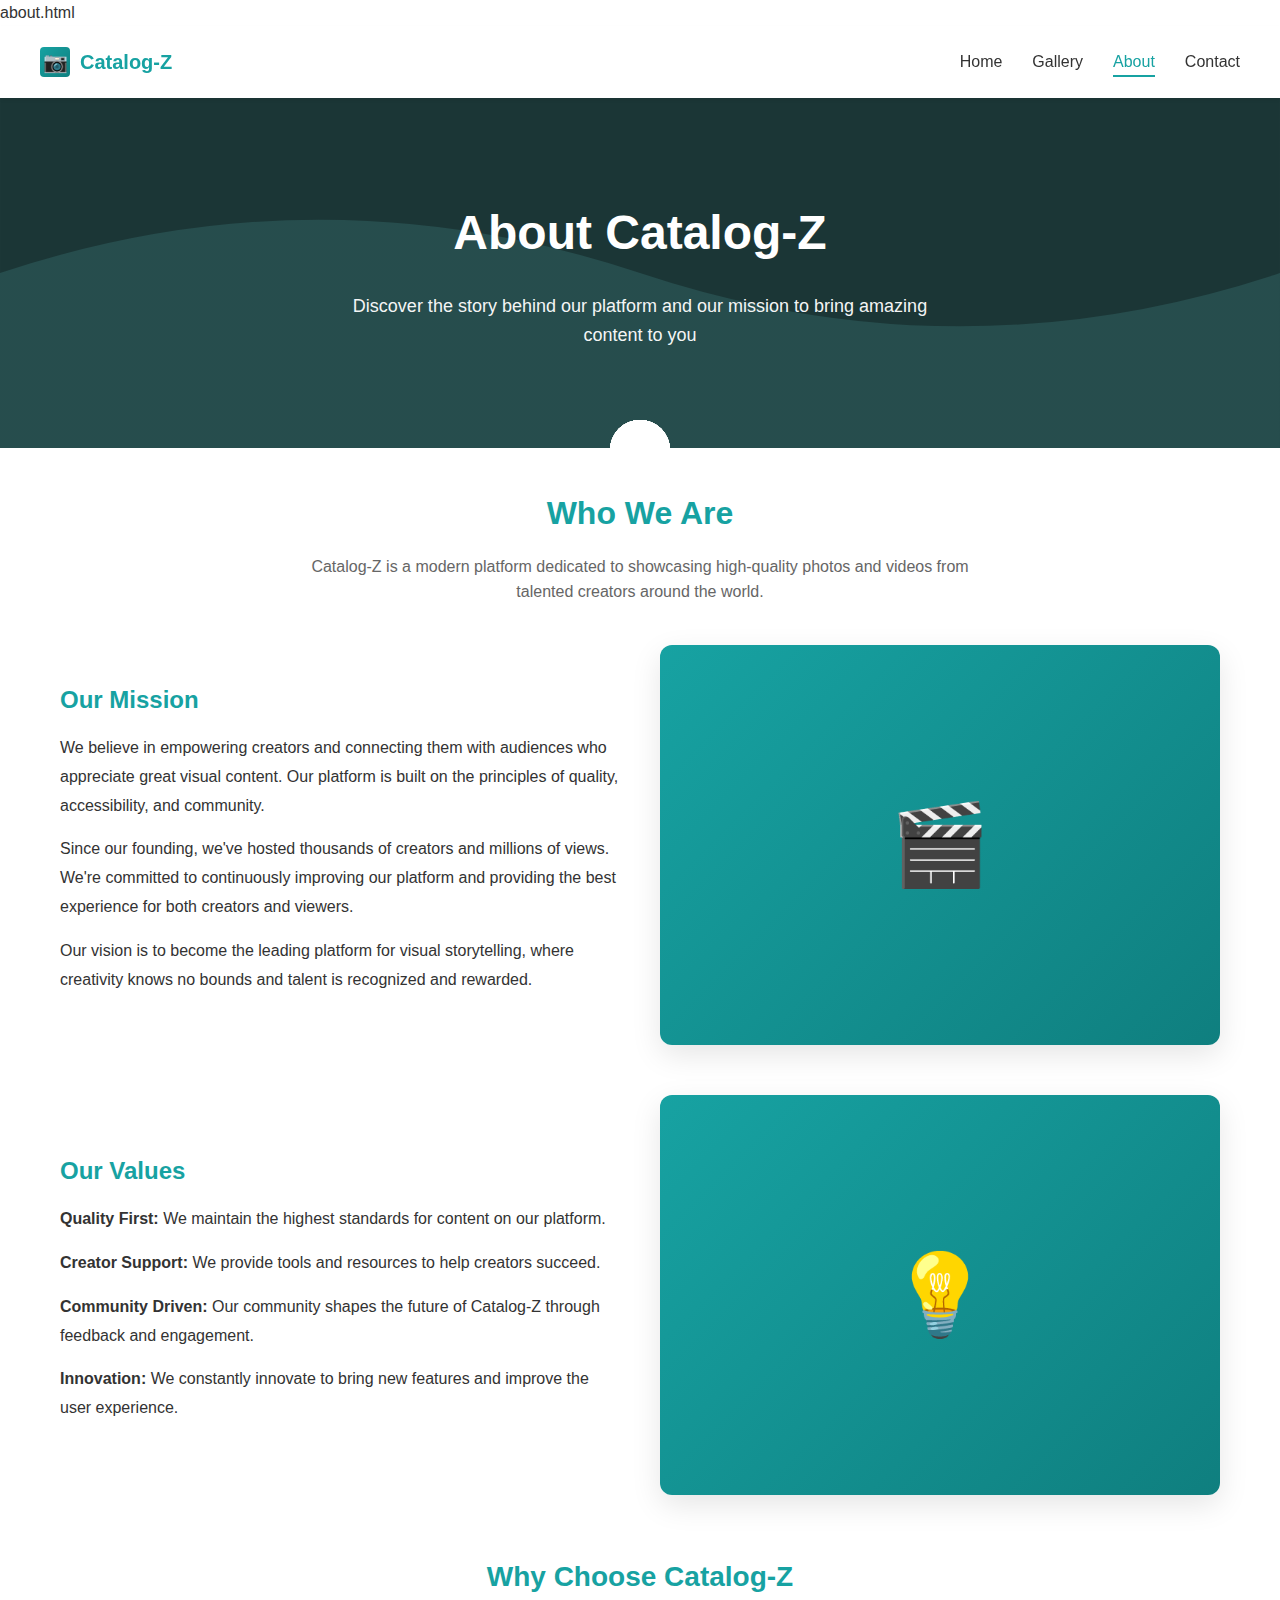
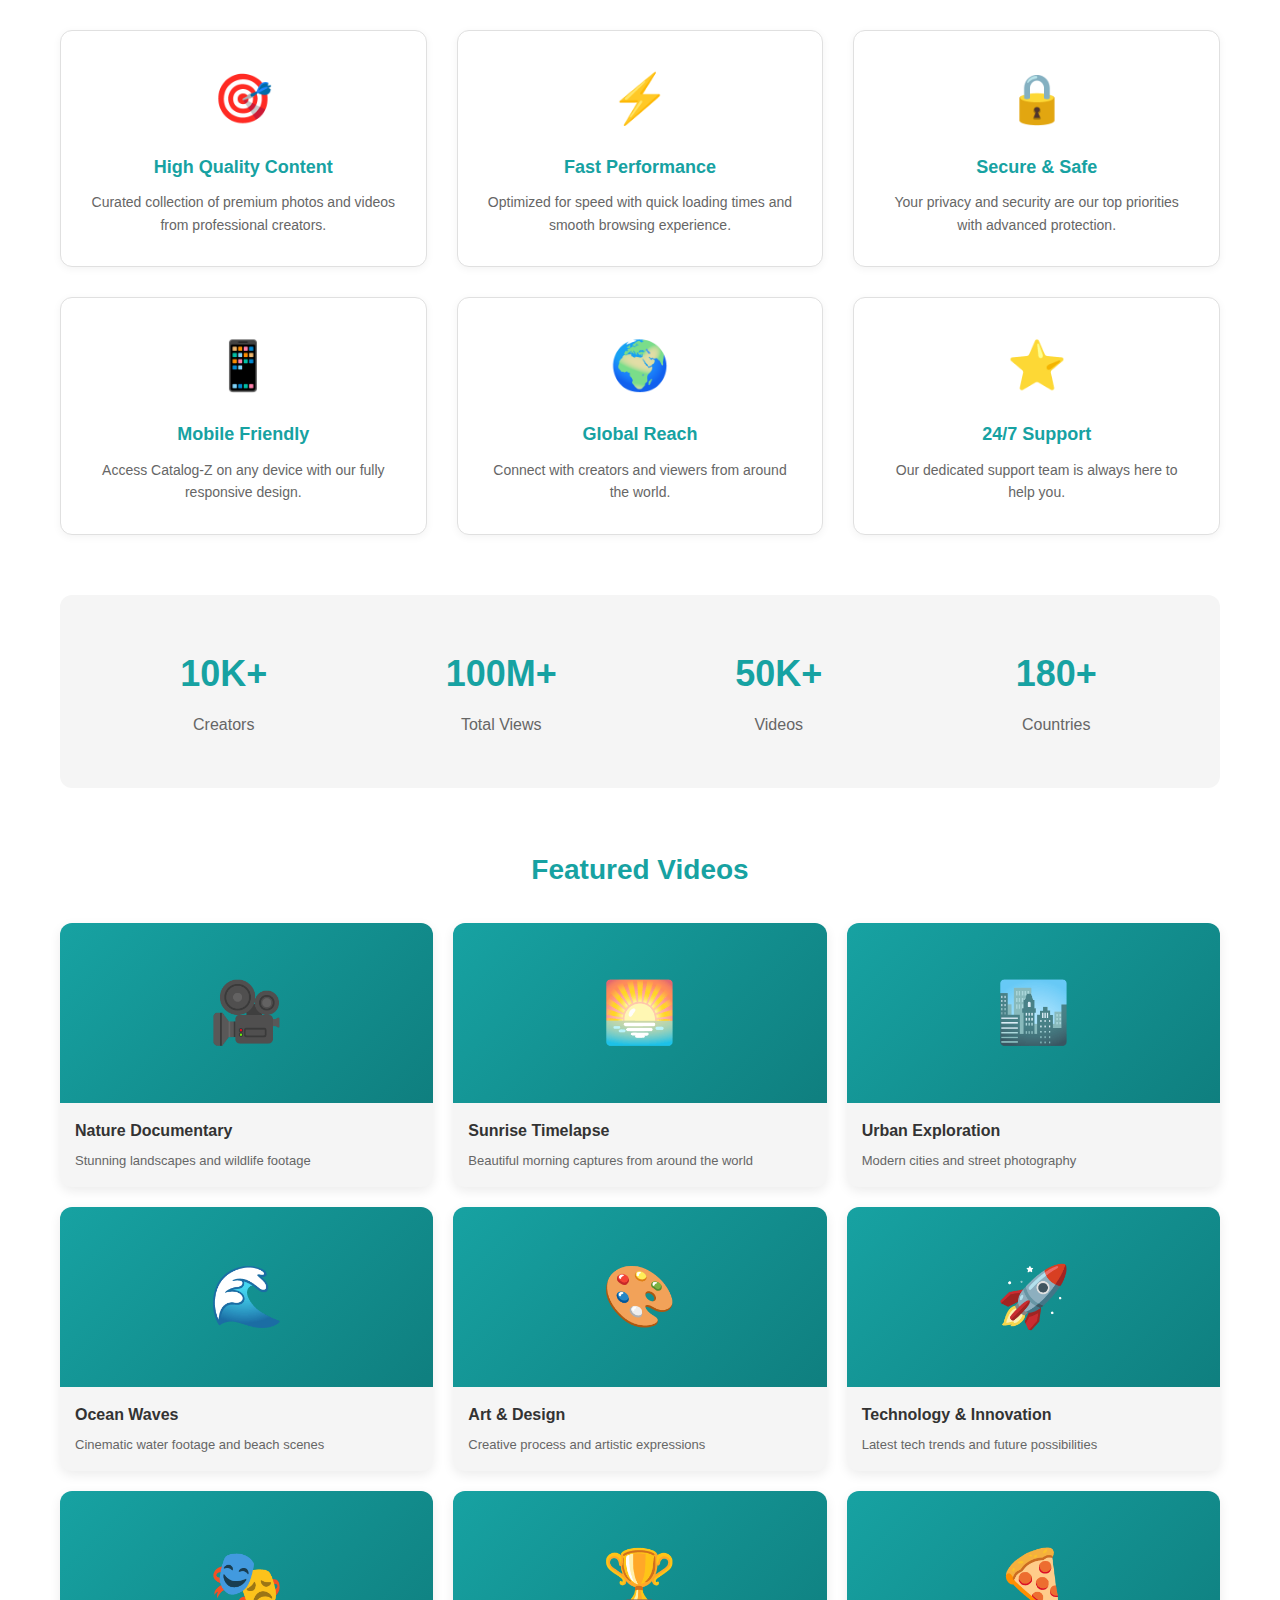
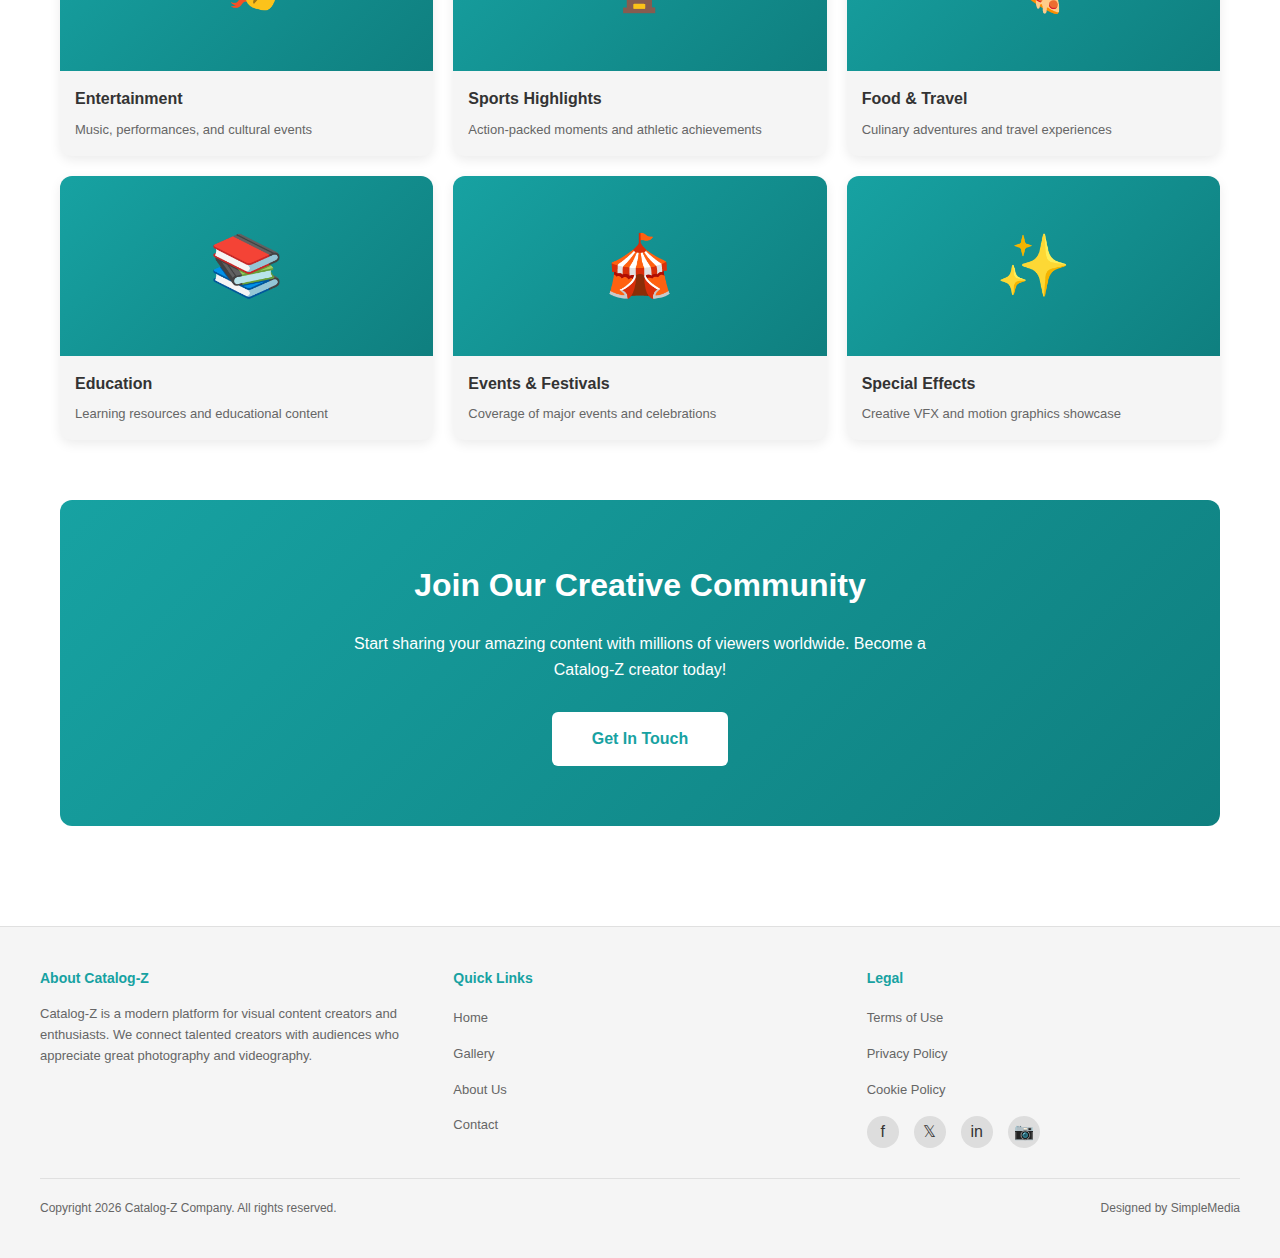
<file: about.html>
about.html
<!DOCTYPE html>
<html lang="en">

<head>
    <meta charset="UTF-8">
    <meta name="viewport" content="width=device-width, initial-scale=1.0">
    <title>About Us | Catalog-Z</title>
    <style>
        :root {
            --primary-color: #17a2a2;
            --text-dark: #333333;
            --text-light: #666666;
            --bg-light: #f5f5f5;
            --white: #ffffff;
            --border-color: #e0e0e0;
        }

        * {
            margin: 0;
            padding: 0;
            box-sizing: border-box;
        }

        html {
            scroll-behavior: smooth;
        }

        body {
            font-family: -apple-system, BlinkMacSystemFont, 'Segoe UI', Roboto, 'Helvetica Neue', Arial, sans-serif;
            color: var(--text-dark);
            background-color: var(--white);
            line-height: 1.6;
        }

        /* Header Navigation */
        header {
            background-color: var(--white);
            padding: 20px 40px;
            box-shadow: 0 2px 4px rgba(0, 0, 0, 0.05);
            display: flex;
            justify-content: space-between;
            align-items: center;
            position: sticky;
            top: 0;
            z-index: 100;
        }

        .logo {
            display: flex;
            align-items: center;
            gap: 10px;
            font-size: 20px;
            font-weight: 600;
            color: var(--primary-color);
        }

        .logo-icon {
            width: 30px;
            height: 30px;
            background: linear-gradient(135deg, var(--primary-color) 0%, #0f7f7f 100%);
            border-radius: 4px;
            display: flex;
            align-items: center;
            justify-content: center;
            color: white;
            font-weight: bold;
        }

        nav ul {
            display: flex;
            list-style: none;
            gap: 30px;
        }

        nav a {
            text-decoration: none;
            color: var(--text-dark);
            font-weight: 500;
            transition: color 0.3s ease;
        }

        nav a:hover {
            color: var(--primary-color);
        }

        nav a.active {
            color: var(--primary-color);
            border-bottom: 2px solid var(--primary-color);
            padding-bottom: 5px;
        }

        /* Hero Section */
        .hero {
            background: linear-gradient(rgba(0, 0, 0, 0.4), rgba(0, 0, 0, 0.4)),
                url('data:image/svg+xml,%3Csvg xmlns=%22http://www.w3.org/2000/svg%22 viewBox=%220 0 1200 400%22%3E%3Crect fill=%22%232d5a5a%22 width=%221200%22 height=%22400%22/%3E%3Cpath fill=%22%23408080%22 d=%22M0 200 Q 300 100 600 200 T 1200 200 L 1200 400 L 0 400 Z%22/%3E%3C/svg%3E');
            background-size: cover;
            background-position: center;
            padding: 80px 40px;
            text-align: center;
            color: white;
            min-height: 350px;
            display: flex;
            flex-direction: column;
            justify-content: center;
            align-items: center;
        }

        .hero h1 {
            font-size: 48px;
            margin-bottom: 20px;
            font-weight: 700;
        }

        .hero p {
            font-size: 18px;
            opacity: 0.95;
            max-width: 600px;
        }

        /* Main Content */
        .container {
            max-width: 1200px;
            margin: 0 auto;
            padding: 40px 20px;
        }

        /* About Section */
        .about-section {
            margin-bottom: 60px;
        }

        .about-header {
            text-align: center;
            margin-bottom: 40px;
        }

        .about-header h2 {
            font-size: 32px;
            color: var(--primary-color);
            margin-bottom: 15px;
            font-weight: 700;
        }

        .about-header p {
            font-size: 16px;
            color: var(--text-light);
            max-width: 700px;
            margin: 0 auto;
        }

        .about-content {
            display: grid;
            grid-template-columns: 1fr 1fr;
            gap: 40px;
            align-items: center;
            margin-bottom: 50px;
        }

        .about-text h3 {
            font-size: 24px;
            color: var(--primary-color);
            margin-bottom: 15px;
            font-weight: 600;
        }

        .about-text p {
            color: var(--text-dark);
            margin-bottom: 15px;
            line-height: 1.8;
        }

        .about-image {
            width: 100%;
            height: 400px;
            border-radius: 12px;
            background: linear-gradient(135deg, var(--primary-color), #0f7f7f);
            display: flex;
            align-items: center;
            justify-content: center;
            font-size: 80px;
            box-shadow: 0 10px 30px rgba(0, 0, 0, 0.1);
        }

        /* Features Section */
        .features-section {
            margin-bottom: 60px;
        }

        .features-grid {
            display: grid;
            grid-template-columns: repeat(auto-fit, minmax(280px, 1fr));
            gap: 30px;
            margin-top: 30px;
        }

        .feature-card {
            background: var(--white);
            border: 1px solid var(--border-color);
            border-radius: 12px;
            padding: 30px;
            text-align: center;
            transition: all 0.3s ease;
            box-shadow: 0 2px 8px rgba(0, 0, 0, 0.05);
        }

        .feature-card:hover {
            transform: translateY(-10px);
            box-shadow: 0 10px 30px rgba(0, 0, 0, 0.15);
        }

        .feature-icon {
            font-size: 48px;
            margin-bottom: 15px;
        }

        .feature-card h3 {
            font-size: 18px;
            color: var(--primary-color);
            margin-bottom: 10px;
            font-weight: 600;
        }

        .feature-card p {
            color: var(--text-light);
            font-size: 14px;
        }

        /* Videos Section */
        .videos-section {
            margin-bottom: 60px;
        }

        .section-title {
            font-size: 28px;
            color: var(--primary-color);
            margin-bottom: 30px;
            text-align: center;
            font-weight: 700;
        }

        .videos-grid {
            display: grid;
            grid-template-columns: repeat(auto-fill, minmax(280px, 1fr));
            gap: 20px;
            margin-bottom: 40px;
        }

        .video-card {
            background-color: var(--bg-light);
            border-radius: 12px;
            overflow: hidden;
            cursor: pointer;
            transition: transform 0.3s ease;
            box-shadow: 0 4px 12px rgba(0, 0, 0, 0.08);
        }

        .video-card:hover {
            transform: translateY(-8px);
        }

        .video-thumbnail {
            width: 100%;
            height: 180px;
            background: linear-gradient(135deg, var(--primary-color), #0f7f7f);
            display: flex;
            align-items: center;
            justify-content: center;
            font-size: 60px;
            color: white;
        }

        .video-info {
            padding: 15px;
        }

        .video-info h4 {
            font-size: 16px;
            color: var(--text-dark);
            margin-bottom: 8px;
            font-weight: 600;
        }

        .video-info p {
            font-size: 13px;
            color: var(--text-light);
        }

        .play-button {
            position: absolute;
            width: 60px;
            height: 60px;
            background: rgba(255, 255, 255, 0.9);
            border-radius: 50%;
            display: flex;
            align-items: center;
            justify-content: center;
            font-size: 24px;
            top: 50%;
            left: 50%;
            transform: translate(-50%, -50%);
        }

        /* Stats Section */
        .stats-section {
            background: var(--bg-light);
            padding: 50px 40px;
            border-radius: 12px;
            margin-bottom: 60px;
        }

        .stats-grid {
            display: grid;
            grid-template-columns: repeat(auto-fit, minmax(200px, 1fr));
            gap: 30px;
            text-align: center;
        }

        .stat-item h3 {
            font-size: 36px;
            color: var(--primary-color);
            font-weight: 700;
            margin-bottom: 10px;
        }

        .stat-item p {
            color: var(--text-light);
            font-size: 16px;
        }

        /* CTA Section */
        .cta-section {
            background: linear-gradient(135deg, var(--primary-color), #0f7f7f);
            color: white;
            padding: 60px 40px;
            border-radius: 12px;
            text-align: center;
            margin-bottom: 60px;
        }

        .cta-section h2 {
            font-size: 32px;
            margin-bottom: 20px;
            font-weight: 700;
        }

        .cta-section p {
            font-size: 16px;
            margin-bottom: 30px;
            max-width: 600px;
            margin-left: auto;
            margin-right: auto;
        }

        .cta-btn {
            display: inline-block;
            padding: 14px 40px;
            background: white;
            color: var(--primary-color);
            text-decoration: none;
            border-radius: 6px;
            font-weight: 600;
            transition: all 0.3s ease;
        }

        .cta-btn:hover {
            transform: scale(1.05);
            box-shadow: 0 10px 25px rgba(0, 0, 0, 0.2);
        }

        /* Footer */
        footer {
            background-color: var(--bg-light);
            padding: 40px;
            border-top: 1px solid var(--border-color);
        }

        .footer-content {
            max-width: 1200px;
            margin: 0 auto;
            display: grid;
            grid-template-columns: repeat(auto-fit, minmax(250px, 1fr));
            gap: 40px;
            margin-bottom: 30px;
        }

        .footer-section h3 {
            font-size: 14px;
            font-weight: 600;
            margin-bottom: 15px;
            color: var(--primary-color);
        }

        .footer-section ul {
            list-style: none;
        }

        .footer-section ul li {
            margin-bottom: 10px;
        }

        .footer-section a {
            color: var(--text-light);
            text-decoration: none;
            font-size: 13px;
            transition: color 0.3s ease;
        }

        .footer-section a:hover {
            color: var(--primary-color);
        }

        .social-links {
            display: flex;
            gap: 15px;
            margin-top: 15px;
        }

        .social-icon {
            width: 32px;
            height: 32px;
            border-radius: 50%;
            background-color: #ddd;
            display: flex;
            align-items: center;
            justify-content: center;
            cursor: pointer;
            transition: background-color 0.3s ease;
        }

        .social-icon:hover {
            background-color: var(--primary-color);
        }

        .footer-bottom {
            border-top: 1px solid var(--border-color);
            padding-top: 20px;
            display: flex;
            justify-content: space-between;
            align-items: center;
            font-size: 12px;
            color: var(--text-light);
        }

        /* Responsive */
        @media (max-width: 768px) {
            header {
                padding: 15px 20px;
                flex-direction: column;
                gap: 15px;
            }

            nav ul {
                gap: 15px;
                font-size: 14px;
            }

            .hero h1 {
                font-size: 32px;
            }

            .about-content {
                grid-template-columns: 1fr;
            }

            .about-image {
                height: 250px;
            }

            .features-grid {
                grid-template-columns: 1fr;
            }

            .videos-grid {
                grid-template-columns: 1fr;
            }

            .stats-grid {
                grid-template-columns: repeat(2, 1fr);
            }

            .footer-content {
                grid-template-columns: 1fr;
                gap: 20px;
            }

            .footer-bottom {
                flex-direction: column;
                gap: 10px;
                text-align: center;
            }
        }
    </style>
</head>

<body>
    <!-- Navigation Header -->
    <header>
        <div class="logo">
            <div class="logo-icon">📷</div>
            <span>Catalog-Z</span>
        </div>
        <nav>
            <ul>
                <li><a href="index.html">Home</a></li>
                <li><a href="index.html#videos">Gallery</a></li>
                <li><a href="about.html" class="active">About</a></li>
                <li><a href="contact.html">Contact</a></li>
            </ul>
        </nav>
    </header>

    <!-- Hero Section -->
    <section class="hero">
        <h1>About Catalog-Z</h1>
        <p>Discover the story behind our platform and our mission to bring amazing content to you</p>
    </section>

    <!-- Main Content -->
    <div class="container">
        <!-- About Section -->
        <section class="about-section">
            <div class="about-header">
                <h2>Who We Are</h2>
                <p>Catalog-Z is a modern platform dedicated to showcasing high-quality photos and videos from talented
                    creators around the world.</p>
            </div>

            <div class="about-content">
                <div class="about-text">
                    <h3>Our Mission</h3>
                    <p>We believe in empowering creators and connecting them with audiences who appreciate great visual
                        content. Our platform is built on the principles of quality, accessibility, and community.</p>
                    <p>Since our founding, we've hosted thousands of creators and millions of views. We're committed to
                        continuously improving our platform and providing the best experience for both creators and
                        viewers.</p>
                    <p>Our vision is to become the leading platform for visual storytelling, where creativity knows no
                        bounds and talent is recognized and rewarded.</p>
                </div>
                <div class="about-image">🎬</div>
            </div>

            <div class="about-content" style="flex-direction: row-reverse;">
                <div class="about-text">
                    <h3>Our Values</h3>
                    <p><strong>Quality First:</strong> We maintain the highest standards for content on our platform.
                    </p>
                    <p><strong>Creator Support:</strong> We provide tools and resources to help creators succeed.</p>
                    <p><strong>Community Driven:</strong> Our community shapes the future of Catalog-Z through feedback
                        and engagement.</p>
                    <p><strong>Innovation:</strong> We constantly innovate to bring new features and improve the user
                        experience.</p>
                </div>
                <div class="about-image">💡</div>
            </div>
        </section>

        <!-- Features Section -->
        <section class="features-section">
            <h2 class="section-title">Why Choose Catalog-Z</h2>
            <div class="features-grid">
                <div class="feature-card">
                    <div class="feature-icon">🎯</div>
                    <h3>High Quality Content</h3>
                    <p>Curated collection of premium photos and videos from professional creators.</p>
                </div>
                <div class="feature-card">
                    <div class="feature-icon">⚡</div>
                    <h3>Fast Performance</h3>
                    <p>Optimized for speed with quick loading times and smooth browsing experience.</p>
                </div>
                <div class="feature-card">
                    <div class="feature-icon">🔒</div>
                    <h3>Secure & Safe</h3>
                    <p>Your privacy and security are our top priorities with advanced protection.</p>
                </div>
                <div class="feature-card">
                    <div class="feature-icon">📱</div>
                    <h3>Mobile Friendly</h3>
                    <p>Access Catalog-Z on any device with our fully responsive design.</p>
                </div>
                <div class="feature-card">
                    <div class="feature-icon">🌍</div>
                    <h3>Global Reach</h3>
                    <p>Connect with creators and viewers from around the world.</p>
                </div>
                <div class="feature-card">
                    <div class="feature-icon">⭐</div>
                    <h3>24/7 Support</h3>
                    <p>Our dedicated support team is always here to help you.</p>
                </div>
            </div>
        </section>

        <!-- Stats Section -->
        <section class="stats-section">
            <div class="stats-grid">
                <div class="stat-item">
                    <h3>10K+</h3>
                    <p>Creators</p>
                </div>
                <div class="stat-item">
                    <h3>100M+</h3>
                    <p>Total Views</p>
                </div>
                <div class="stat-item">
                    <h3>50K+</h3>
                    <p>Videos</p>
                </div>
                <div class="stat-item">
                    <h3>180+</h3>
                    <p>Countries</p>
                </div>
            </div>
        </section>

        <!-- Videos Section -->
        <section class="videos-section">
            <h2 class="section-title">Featured Videos</h2>
            <div class="videos-grid">
                <div class="video-card">
                    <div class="video-thumbnail">
                        🎥
                        <div class="play-button">▶</div>
                    </div>
                    <div class="video-info">
                        <h4>Nature Documentary</h4>
                        <p>Stunning landscapes and wildlife footage</p>
                    </div>
                </div>

                <div class="video-card">
                    <div class="video-thumbnail">
                        🌅
                        <div class="play-button">▶</div>
                    </div>
                    <div class="video-info">
                        <h4>Sunrise Timelapse</h4>
                        <p>Beautiful morning captures from around the world</p>
                    </div>
                </div>

                <div class="video-card">
                    <div class="video-thumbnail">
                        🏙️
                        <div class="play-button">▶</div>
                    </div>
                    <div class="video-info">
                        <h4>Urban Exploration</h4>
                        <p>Modern cities and street photography</p>
                    </div>
                </div>

                <div class="video-card">
                    <div class="video-thumbnail">
                        🌊
                        <div class="play-button">▶</div>
                    </div>
                    <div class="video-info">
                        <h4>Ocean Waves</h4>
                        <p>Cinematic water footage and beach scenes</p>
                    </div>
                </div>

                <div class="video-card">
                    <div class="video-thumbnail">
                        🎨
                        <div class="play-button">▶</div>
                    </div>
                    <div class="video-info">
                        <h4>Art & Design</h4>
                        <p>Creative process and artistic expressions</p>
                    </div>
                </div>

                <div class="video-card">
                    <div class="video-thumbnail">
                        🚀
                        <div class="play-button">▶</div>
                    </div>
                    <div class="video-info">
                        <h4>Technology & Innovation</h4>
                        <p>Latest tech trends and future possibilities</p>
                    </div>
                </div>

                <div class="video-card">
                    <div class="video-thumbnail">
                        🎭
                        <div class="play-button">▶</div>
                    </div>
                    <div class="video-info">
                        <h4>Entertainment</h4>
                        <p>Music, performances, and cultural events</p>
                    </div>
                </div>

                <div class="video-card">
                    <div class="video-thumbnail">
                        🏆
                        <div class="play-button">▶</div>
                    </div>
                    <div class="video-info">
                        <h4>Sports Highlights</h4>
                        <p>Action-packed moments and athletic achievements</p>
                    </div>
                </div>

                <div class="video-card">
                    <div class="video-thumbnail">
                        🍕
                        <div class="play-button">▶</div>
                    </div>
                    <div class="video-info">
                        <h4>Food & Travel</h4>
                        <p>Culinary adventures and travel experiences</p>
                    </div>
                </div>

                <div class="video-card">
                    <div class="video-thumbnail">
                        📚
                        <div class="play-button">▶</div>
                    </div>
                    <div class="video-info">
                        <h4>Education</h4>
                        <p>Learning resources and educational content</p>
                    </div>
                </div>

                <div class="video-card">
                    <div class="video-thumbnail">
                        🎪
                        <div class="play-button">▶</div>
                    </div>
                    <div class="video-info">
                        <h4>Events & Festivals</h4>
                        <p>Coverage of major events and celebrations</p>
                    </div>
                </div>

                <div class="video-card">
                    <div class="video-thumbnail">
                        ✨
                        <div class="play-button">▶</div>
                    </div>
                    <div class="video-info">
                        <h4>Special Effects</h4>
                        <p>Creative VFX and motion graphics showcase</p>
                    </div>
                </div>
            </div>
        </section>

        <!-- CTA Section -->
        <section class="cta-section">
            <h2>Join Our Creative Community</h2>
            <p>Start sharing your amazing content with millions of viewers worldwide. Become a Catalog-Z creator today!
            </p>
            <a href="contact.html" class="cta-btn">Get In Touch</a>
        </section>
    </div>

    <!-- Footer -->
    <footer>
        <div class="footer-content">
            <div class="footer-section">
                <h3>About Catalog-Z</h3>
                <p style="font-size: 13px; color: var(--text-light); line-height: 1.6;">
                    Catalog-Z is a modern platform for visual content creators and enthusiasts. We connect talented
                    creators with audiences who appreciate great photography and videography.
                </p>
            </div>

            <div class="footer-section">
                <h3>Quick Links</h3>
                <ul>
                    <li><a href="index.html">Home</a></li>
                    <li><a href="index.html#videos">Gallery</a></li>
                    <li><a href="about.html">About Us</a></li>
                    <li><a href="contact.html">Contact</a></li>
                </ul>
            </div>

            <div class="footer-section">
                <h3>Legal</h3>
                <ul>
                    <li><a href="#terms">Terms of Use</a></li>
                    <li><a href="#privacy">Privacy Policy</a></li>
                    <li><a href="#cookies">Cookie Policy</a></li>
                </ul>
                <div class="social-links">
                    <div class="social-icon">f</div>
                    <div class="social-icon">𝕏</div>
                    <div class="social-icon">in</div>
                    <div class="social-icon">📷</div>
                </div>
            </div>
        </div>

        <div class="footer-bottom">
            <span>Copyright 2026 Catalog-Z Company. All rights reserved.</span>
            <span>Designed by SimpleMedia</span>
        </div>
    </footer>
</body>

</html>
</file>
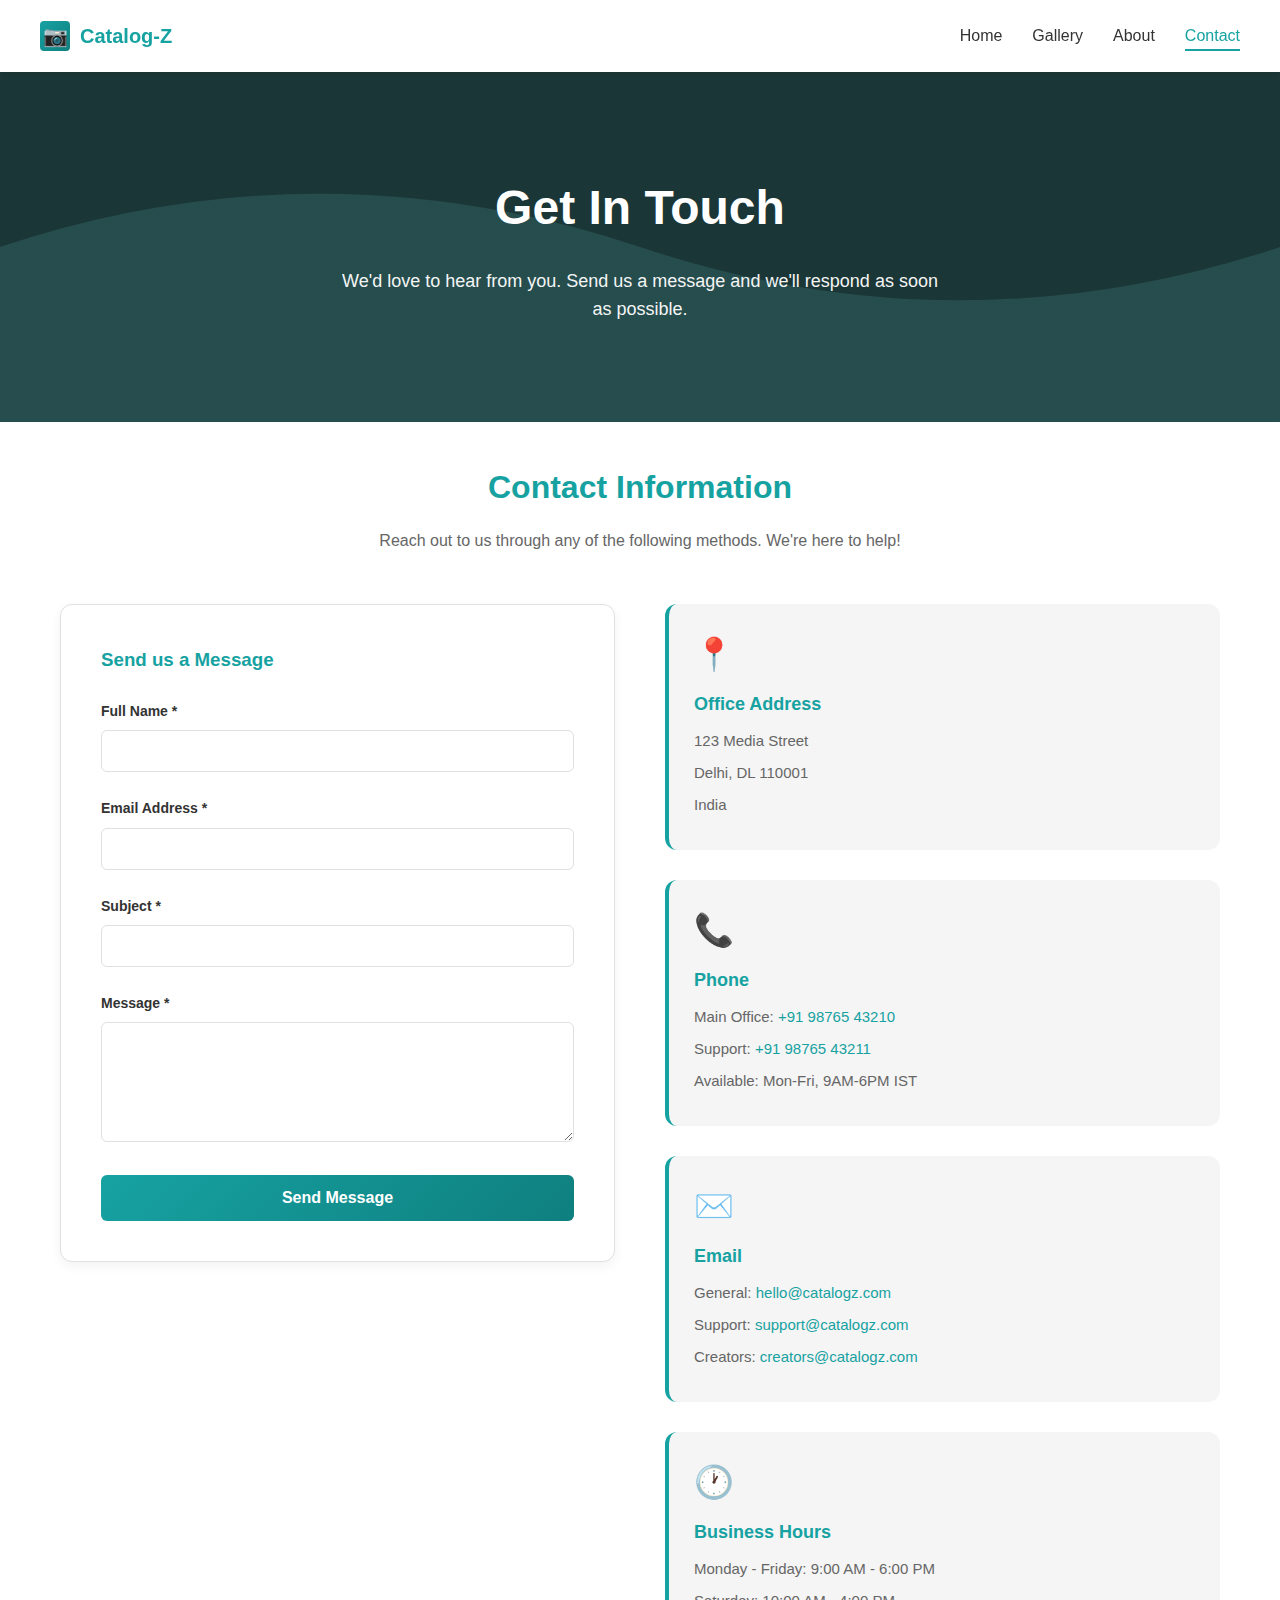
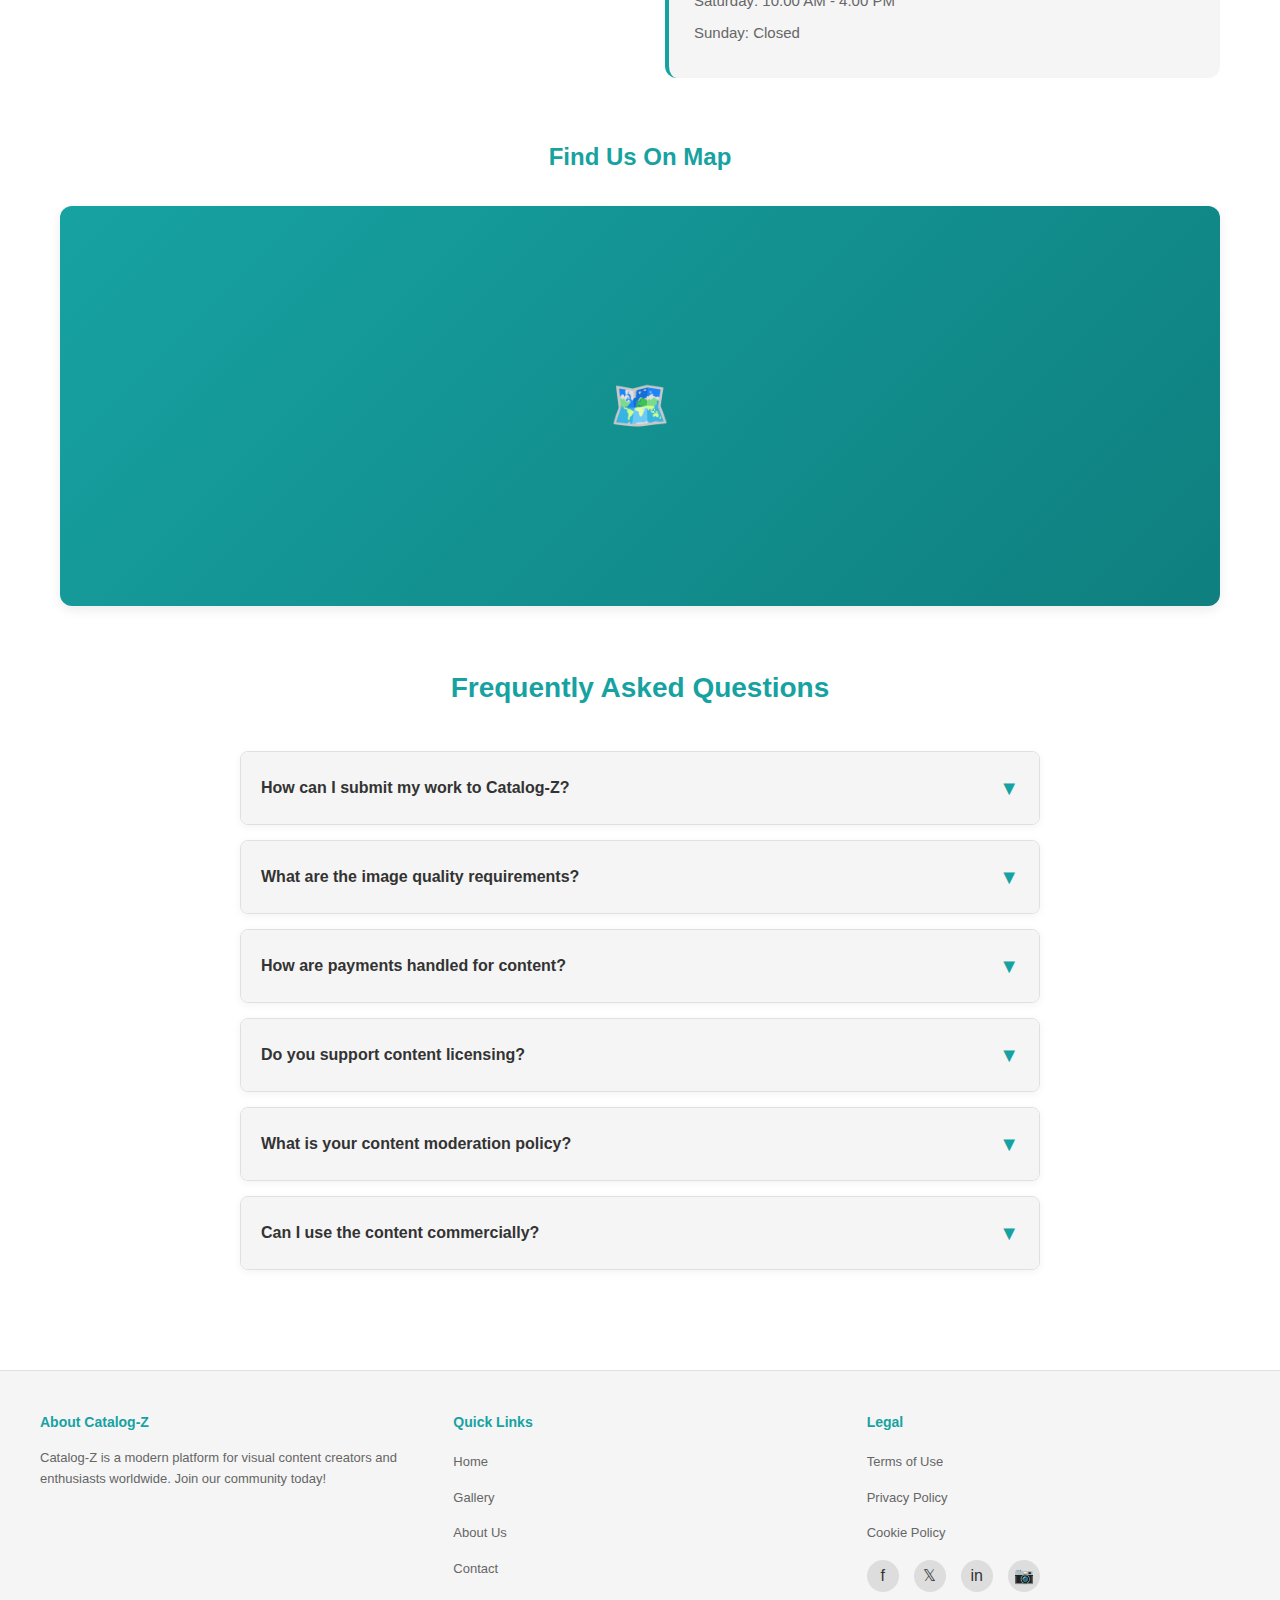
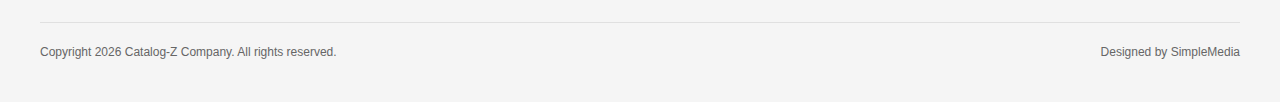
<file: contact.html>
<!DOCTYPE html>
<html lang="en">

<head>
    <meta charset="UTF-8">
    <meta name="viewport" content="width=device-width, initial-scale=1.0">
    <title>Contact Us | Catalog-Z</title>
    <style>
        :root {
            --primary-color: #17a2a2;
            --text-dark: #333333;
            --text-light: #666666;
            --bg-light: #f5f5f5;
            --white: #ffffff;
            --border-color: #e0e0e0;
        }

        * {
            margin: 0;
            padding: 0;
            box-sizing: border-box;
        }

        html {
            scroll-behavior: smooth;
        }

        body {
            font-family: -apple-system, BlinkMacSystemFont, 'Segoe UI', Roboto, 'Helvetica Neue', Arial, sans-serif;
            color: var(--text-dark);
            background-color: var(--white);
            line-height: 1.6;
        }

        /* Header Navigation */
        header {
            background-color: var(--white);
            padding: 20px 40px;
            box-shadow: 0 2px 4px rgba(0, 0, 0, 0.05);
            display: flex;
            justify-content: space-between;
            align-items: center;
            position: sticky;
            top: 0;
            z-index: 100;
        }

        .logo {
            display: flex;
            align-items: center;
            gap: 10px;
            font-size: 20px;
            font-weight: 600;
            color: var(--primary-color);
        }

        .logo-icon {
            width: 30px;
            height: 30px;
            background: linear-gradient(135deg, var(--primary-color) 0%, #0f7f7f 100%);
            border-radius: 4px;
            display: flex;
            align-items: center;
            justify-content: center;
            color: white;
            font-weight: bold;
        }

        nav ul {
            display: flex;
            list-style: none;
            gap: 30px;
        }

        nav a {
            text-decoration: none;
            color: var(--text-dark);
            font-weight: 500;
            transition: color 0.3s ease;
        }

        nav a:hover {
            color: var(--primary-color);
        }

        nav a.active {
            color: var(--primary-color);
            border-bottom: 2px solid var(--primary-color);
            padding-bottom: 5px;
        }

        /* Hero Section */
        .hero {
            background: linear-gradient(rgba(0, 0, 0, 0.4), rgba(0, 0, 0, 0.4)),
                url('data:image/svg+xml,%3Csvg xmlns=%22http://www.w3.org/2000/svg%22 viewBox=%220 0 1200 400%22%3E%3Crect fill=%22%232d5a5a%22 width=%221200%22 height=%22400%22/%3E%3Cpath fill=%22%23408080%22 d=%22M0 200 Q 300 100 600 200 T 1200 200 L 1200 400 L 0 400 Z%22/%3E%3C/svg%3E');
            background-size: cover;
            background-position: center;
            padding: 80px 40px;
            text-align: center;
            color: white;
            min-height: 350px;
            display: flex;
            flex-direction: column;
            justify-content: center;
            align-items: center;
        }

        .hero h1 {
            font-size: 48px;
            margin-bottom: 20px;
            font-weight: 700;
        }

        .hero p {
            font-size: 18px;
            opacity: 0.95;
            max-width: 600px;
        }

        /* Main Content */
        .container {
            max-width: 1200px;
            margin: 0 auto;
            padding: 40px 20px;
        }

        /* Contact Section */
        .contact-section {
            margin-bottom: 60px;
        }

        .section-header {
            text-align: center;
            margin-bottom: 50px;
        }

        .section-header h2 {
            font-size: 32px;
            color: var(--primary-color);
            margin-bottom: 15px;
            font-weight: 700;
        }

        .section-header p {
            font-size: 16px;
            color: var(--text-light);
            max-width: 700px;
            margin: 0 auto;
        }

        /* Contact Grid */
        .contact-grid {
            display: grid;
            grid-template-columns: 1fr 1fr;
            gap: 50px;
            align-items: start;
            margin-bottom: 50px;
        }

        /* Contact Form */
        .contact-form {
            background: var(--white);
            padding: 40px;
            border-radius: 12px;
            border: 1px solid var(--border-color);
            box-shadow: 0 4px 12px rgba(0, 0, 0, 0.05);
        }

        .form-group {
            margin-bottom: 25px;
        }

        .form-group label {
            display: block;
            margin-bottom: 8px;
            font-weight: 600;
            color: var(--text-dark);
            font-size: 14px;
        }

        .form-group input,
        .form-group textarea,
        .form-group select {
            width: 100%;
            padding: 12px 15px;
            border: 1px solid var(--border-color);
            border-radius: 6px;
            font-size: 14px;
            font-family: inherit;
            transition: all 0.3s ease;
            color: var(--text-dark);
        }

        .form-group input:focus,
        .form-group textarea:focus,
        .form-group select:focus {
            outline: none;
            border-color: var(--primary-color);
            box-shadow: 0 0 0 3px rgba(23, 162, 162, 0.1);
        }

        .form-group textarea {
            resize: vertical;
            min-height: 120px;
        }

        .submit-btn {
            width: 100%;
            padding: 14px;
            background: linear-gradient(135deg, var(--primary-color), #0f7f7f);
            color: white;
            border: none;
            border-radius: 6px;
            font-size: 16px;
            font-weight: 600;
            cursor: pointer;
            transition: all 0.3s ease;
        }

        .submit-btn:hover {
            transform: translateY(-2px);
            box-shadow: 0 10px 25px rgba(23, 162, 162, 0.3);
        }

        .submit-btn:active {
            transform: translateY(0);
        }

        /* Contact Info */
        .contact-info {
            display: flex;
            flex-direction: column;
            gap: 30px;
        }

        .info-card {
            background: var(--bg-light);
            padding: 25px;
            border-radius: 12px;
            border-left: 4px solid var(--primary-color);
        }

        .info-card h3 {
            font-size: 18px;
            color: var(--primary-color);
            margin-bottom: 10px;
            font-weight: 600;
        }

        .info-card p {
            color: var(--text-light);
            font-size: 15px;
            margin-bottom: 8px;
        }

        .info-card a {
            color: var(--primary-color);
            text-decoration: none;
            font-weight: 500;
            transition: color 0.3s ease;
        }

        .info-card a:hover {
            color: #0f7f7f;
        }

        .info-icon {
            font-size: 32px;
            margin-bottom: 10px;
        }

        /* Map Section */
        .map-section {
            margin-bottom: 60px;
        }

        .map-container {
            width: 100%;
            height: 400px;
            border-radius: 12px;
            overflow: hidden;
            background: var(--bg-light);
            box-shadow: 0 4px 12px rgba(0, 0, 0, 0.08);
        }

        .map-placeholder {
            width: 100%;
            height: 100%;
            display: flex;
            align-items: center;
            justify-content: center;
            background: linear-gradient(135deg, var(--primary-color), #0f7f7f);
            color: white;
            font-size: 48px;
        }

        /* FAQ Section */
        .faq-section {
            margin-bottom: 60px;
        }

        .faq-title {
            text-align: center;
            font-size: 28px;
            color: var(--primary-color);
            margin-bottom: 40px;
            font-weight: 700;
        }

        .faq-container {
            max-width: 800px;
            margin: 0 auto;
        }

        .faq-item {
            background: var(--white);
            border: 1px solid var(--border-color);
            border-radius: 8px;
            margin-bottom: 15px;
            overflow: hidden;
            box-shadow: 0 2px 8px rgba(0, 0, 0, 0.05);
        }

        .faq-question {
            padding: 20px;
            background: var(--bg-light);
            cursor: pointer;
            display: flex;
            justify-content: space-between;
            align-items: center;
            font-weight: 600;
            color: var(--text-dark);
            transition: all 0.3s ease;
        }

        .faq-question:hover {
            background: linear-gradient(135deg, rgba(23, 162, 162, 0.1), rgba(15, 127, 127, 0.1));
        }

        .faq-toggle {
            font-size: 20px;
            color: var(--primary-color);
        }

        .faq-answer {
            max-height: 0;
            overflow: hidden;
            transition: max-height 0.3s ease;
            padding: 0 20px;
            color: var(--text-light);
        }

        .faq-item.active .faq-answer {
            max-height: 200px;
            padding: 20px;
        }

        .faq-item.active .faq-toggle {
            transform: rotate(180deg);
        }

        /* Footer */
        footer {
            background-color: var(--bg-light);
            padding: 40px;
            border-top: 1px solid var(--border-color);
        }

        .footer-content {
            max-width: 1200px;
            margin: 0 auto;
            display: grid;
            grid-template-columns: repeat(auto-fit, minmax(250px, 1fr));
            gap: 40px;
            margin-bottom: 30px;
        }

        .footer-section h3 {
            font-size: 14px;
            font-weight: 600;
            margin-bottom: 15px;
            color: var(--primary-color);
        }

        .footer-section ul {
            list-style: none;
        }

        .footer-section ul li {
            margin-bottom: 10px;
        }

        .footer-section a {
            color: var(--text-light);
            text-decoration: none;
            font-size: 13px;
            transition: color 0.3s ease;
        }

        .footer-section a:hover {
            color: var(--primary-color);
        }

        .social-links {
            display: flex;
            gap: 15px;
            margin-top: 15px;
        }

        .social-icon {
            width: 32px;
            height: 32px;
            border-radius: 50%;
            background-color: #ddd;
            display: flex;
            align-items: center;
            justify-content: center;
            cursor: pointer;
            transition: background-color 0.3s ease;
        }

        .social-icon:hover {
            background-color: var(--primary-color);
        }

        .footer-bottom {
            border-top: 1px solid var(--border-color);
            padding-top: 20px;
            display: flex;
            justify-content: space-between;
            align-items: center;
            font-size: 12px;
            color: var(--text-light);
        }

        /* Success Message */
        .success-message {
            display: none;
            background: #d4edda;
            color: #155724;
            padding: 15px;
            border-radius: 6px;
            margin-bottom: 20px;
            border: 1px solid #c3e6cb;
        }

        .success-message.show {
            display: block;
            animation: slideIn 0.3s ease;
        }

        @keyframes slideIn {
            from {
                opacity: 0;
                transform: translateY(-10px);
            }

            to {
                opacity: 1;
                transform: translateY(0);
            }
        }

        /* Responsive */
        @media (max-width: 768px) {
            header {
                padding: 15px 20px;
                flex-direction: column;
                gap: 15px;
            }

            nav ul {
                gap: 15px;
                font-size: 14px;
            }

            .hero h1 {
                font-size: 32px;
            }

            .contact-grid {
                grid-template-columns: 1fr;
                gap: 30px;
            }

            .contact-form {
                padding: 25px;
            }

            .map-container {
                height: 250px;
            }

            .footer-content {
                grid-template-columns: 1fr;
                gap: 20px;
            }

            .footer-bottom {
                flex-direction: column;
                gap: 10px;
                text-align: center;
            }
        }
    </style>
</head>

<body>
    <!-- Navigation Header -->
    <header>
        <div class="logo">
            <div class="logo-icon">📷</div>
            <span>Catalog-Z</span>
        </div>
        <nav>
            <ul>
                <li><a href="index.html">Home</a></li>
                <li><a href="index.html#videos">Gallery</a></li>
                <li><a href="about.html">About</a></li>
                <li><a href="contact.html" class="active">Contact</a></li>
            </ul>
        </nav>
    </header>

    <!-- Hero Section -->
    <section class="hero">
        <h1>Get In Touch</h1>
        <p>We'd love to hear from you. Send us a message and we'll respond as soon as possible.</p>
    </section>

    <!-- Main Content -->
    <div class="container">
        <!-- Contact Section -->
        <section class="contact-section">
            <div class="section-header">
                <h2>Contact Information</h2>
                <p>Reach out to us through any of the following methods. We're here to help!</p>
            </div>

            <div class="contact-grid">
                <!-- Contact Form -->
                <div class="contact-form">
                    <h3 style="margin-bottom: 25px; color: var(--primary-color);">Send us a Message</h3>
                    <div class="success-message" id="successMessage">
                        ✓ Thank you! Your message has been sent successfully.
                    </div>

                    <form id="contactForm">
                        <div class="form-group">
                            <label for="name">Full Name *</label>
                            <input type="text" id="name" name="name" required>
                        </div>

                        <div class="form-group">
                            <label for="email">Email Address *</label>
                            <input type="email" id="email" name="email" required>
                        </div>

                        <div class="form-group">
                            <label for="subject">Subject *</label>
                            <input type="text" id="subject" name="subject" required>
                        </div>

                        <div class="form-group">
                            <label for="message">Message *</label>
                            <textarea id="message" name="message" required></textarea>
                        </div>

                        <button type="submit" class="submit-btn">Send Message</button>
                    </form>
                </div>

                <!-- Contact Info -->
                <div class="contact-info">
                    <div class="info-card">
                        <div class="info-icon">📍</div>
                        <h3>Office Address</h3>
                        <p>123 Media Street</p>
                        <p>Delhi, DL 110001</p>
                        <p>India</p>
                    </div>

                    <div class="info-card">
                        <div class="info-icon">📞</div>
                        <h3>Phone</h3>
                        <p>Main Office: <a href="tel:+919876543210">+91 98765 43210</a></p>
                        <p>Support: <a href="tel:+919876543211">+91 98765 43211</a></p>
                        <p>Available: Mon-Fri, 9AM-6PM IST</p>
                    </div>

                    <div class="info-card">
                        <div class="info-icon">✉️</div>
                        <h3>Email</h3>
                        <p>General: <a href="mailto:hello@catalogz.com">hello@catalogz.com</a></p>
                        <p>Support: <a href="mailto:support@catalogz.com">support@catalogz.com</a></p>
                        <p>Creators: <a href="mailto:creators@catalogz.com">creators@catalogz.com</a></p>
                    </div>

                    <div class="info-card">
                        <div class="info-icon">🕐</div>
                        <h3>Business Hours</h3>
                        <p>Monday - Friday: 9:00 AM - 6:00 PM</p>
                        <p>Saturday: 10:00 AM - 4:00 PM</p>
                        <p>Sunday: Closed</p>
                    </div>
                </div>
            </div>
        </section>

        <!-- Map Section -->
        <section class="map-section">
            <h2
                style="text-align: center; margin-bottom: 30px; font-size: 24px; color: var(--primary-color); font-weight: 700;">
                Find Us On Map</h2>
            <div class="map-container">
                <div class="map-placeholder">🗺️</div>
            </div>
        </section>

        <!-- FAQ Section -->
        <section class="faq-section">
            <h2 class="faq-title">Frequently Asked Questions</h2>
            <div class="faq-container">
                <div class="faq-item">
                    <div class="faq-question">
                        <span>How can I submit my work to Catalog-Z?</span>
                        <span class="faq-toggle">▼</span>
                    </div>
                    <div class="faq-answer">
                        <p>To submit your work, create a creator account on our platform and follow the submission
                            guidelines. You can upload photos and videos in various formats. Our review team typically
                            responds within 24-48 hours.</p>
                    </div>
                </div>

                <div class="faq-item">
                    <div class="faq-question">
                        <span>What are the image quality requirements?</span>
                        <span class="faq-toggle">▼</span>
                    </div>
                    <div class="faq-answer">
                        <p>We require high-quality original content. Minimum resolution is 1920x1080 for videos and
                            3000x2000 for photos. All images should be in RGB color space and properly optimized.</p>
                    </div>
                </div>

                <div class="faq-item">
                    <div class="faq-question">
                        <span>How are payments handled for content?</span>
                        <span class="faq-toggle">▼</span>
                    </div>
                    <div class="faq-answer">
                        <p>Payments are processed monthly through PayPal, bank transfer, or cryptocurrency. You can earn
                            revenue through views, downloads, and licensing agreements. Minimum payout is $50.</p>
                    </div>
                </div>

                <div class="faq-item">
                    <div class="faq-question">
                        <span>Do you support content licensing?</span>
                        <span class="faq-toggle">▼</span>
                    </div>
                    <div class="faq-answer">
                        <p>Yes! We offer standard and exclusive licensing options. Your content can be licensed for
                            commercial use, editorial purposes, and more. You maintain copyright ownership.</p>
                    </div>
                </div>

                <div class="faq-item">
                    <div class="faq-question">
                        <span>What is your content moderation policy?</span>
                        <span class="faq-toggle">▼</span>
                    </div>
                    <div class="faq-answer">
                        <p>We maintain strict content guidelines to ensure quality and safety. Content must be original,
                            legal, and appropriate. We review all submissions and enforce community standards.</p>
                    </div>
                </div>

                <div class="faq-item">
                    <div class="faq-question">
                        <span>Can I use the content commercially?</span>
                        <span class="faq-toggle">▼</span>
                    </div>
                    <div class="faq-answer">
                        <p>Content usage depends on the license chosen by the creator. Some content is available for
                            free use with attribution, while others require payment for commercial use.</p>
                    </div>
                </div>
            </div>
        </section>
    </div>

    <!-- Footer -->
    <footer>
        <div class="footer-content">
            <div class="footer-section">
                <h3>About Catalog-Z</h3>
                <p style="font-size: 13px; color: var(--text-light); line-height: 1.6;">
                    Catalog-Z is a modern platform for visual content creators and enthusiasts worldwide. Join our
                    community today!
                </p>
            </div>

            <div class="footer-section">
                <h3>Quick Links</h3>
                <ul>
                    <li><a href="index.html">Home</a></li>
                    <li><a href="index.html#videos">Gallery</a></li>
                    <li><a href="about.html">About Us</a></li>
                    <li><a href="contact.html">Contact</a></li>
                </ul>
            </div>

            <div class="footer-section">
                <h3>Legal</h3>
                <ul>
                    <li><a href="#terms">Terms of Use</a></li>
                    <li><a href="#privacy">Privacy Policy</a></li>
                    <li><a href="#cookies">Cookie Policy</a></li>
                </ul>
                <div class="social-links">
                    <div class="social-icon">f</div>
                    <div class="social-icon">𝕏</div>
                    <div class="social-icon">in</div>
                    <div class="social-icon">📷</div>
                </div>
            </div>
        </div>

        <div class="footer-bottom">
            <span>Copyright 2026 Catalog-Z Company. All rights reserved.</span>
            <span>Designed by SimpleMedia</span>
        </div>
    </footer>

    <script>
        // Contact Form Handler
        const contactForm = document.getElementById('contactForm');
        const successMessage = document.getElementById('successMessage');

        contactForm.addEventListener('submit', function (e) {
            e.preventDefault();

            // Get form values
            const name = document.getElementById('name').value;
            const email = document.getElementById('email').value;
            const subject = document.getElementById('subject').value;
            const message = document.getElementById('message').value;

            // Validate form
            if (name && email && subject && message) {
                // Show success message
                successMessage.classList.add('show');

                // Reset form
                contactForm.reset();

                // Hide success message after 5 seconds
                setTimeout(() => {
                    successMessage.classList.remove('show');
                }, 5000);

                // Log form data (in real app, send to server)
                console.log({
                    name: name,
                    email: email,
                    subject: subject,
                    message: message,
                    timestamp: new Date().toISOString()
                });
            }
        });

        // FAQ Accordion
        const faqItems = document.querySelectorAll('.faq-item');

        faqItems.forEach(item => {
            item.querySelector('.faq-question').addEventListener('click', () => {
                // Close other items
                faqItems.forEach(otherItem => {
                    if (otherItem !== item) {
                        otherItem.classList.remove('active');
                    }
                });

                // Toggle current item
                item.classList.toggle('active');
            });
        });
    </script>
</body>

</html>
</file>
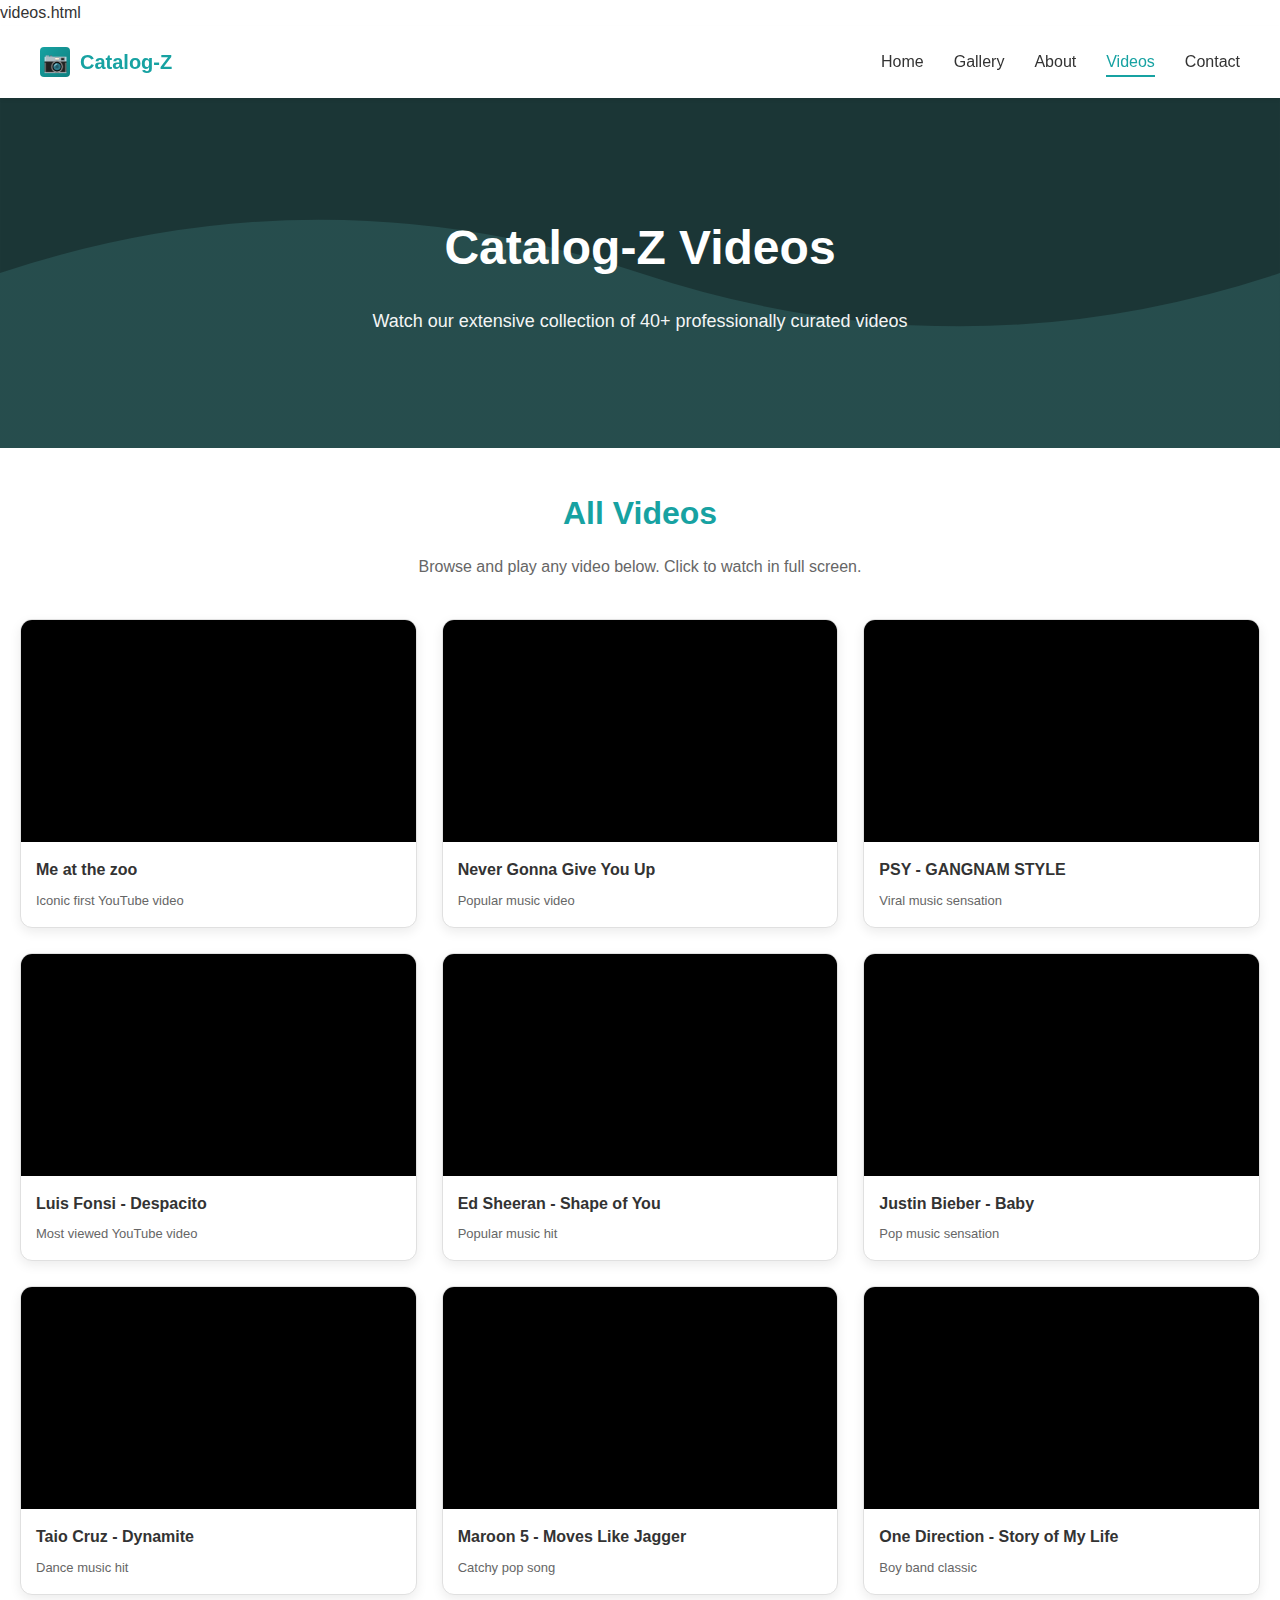
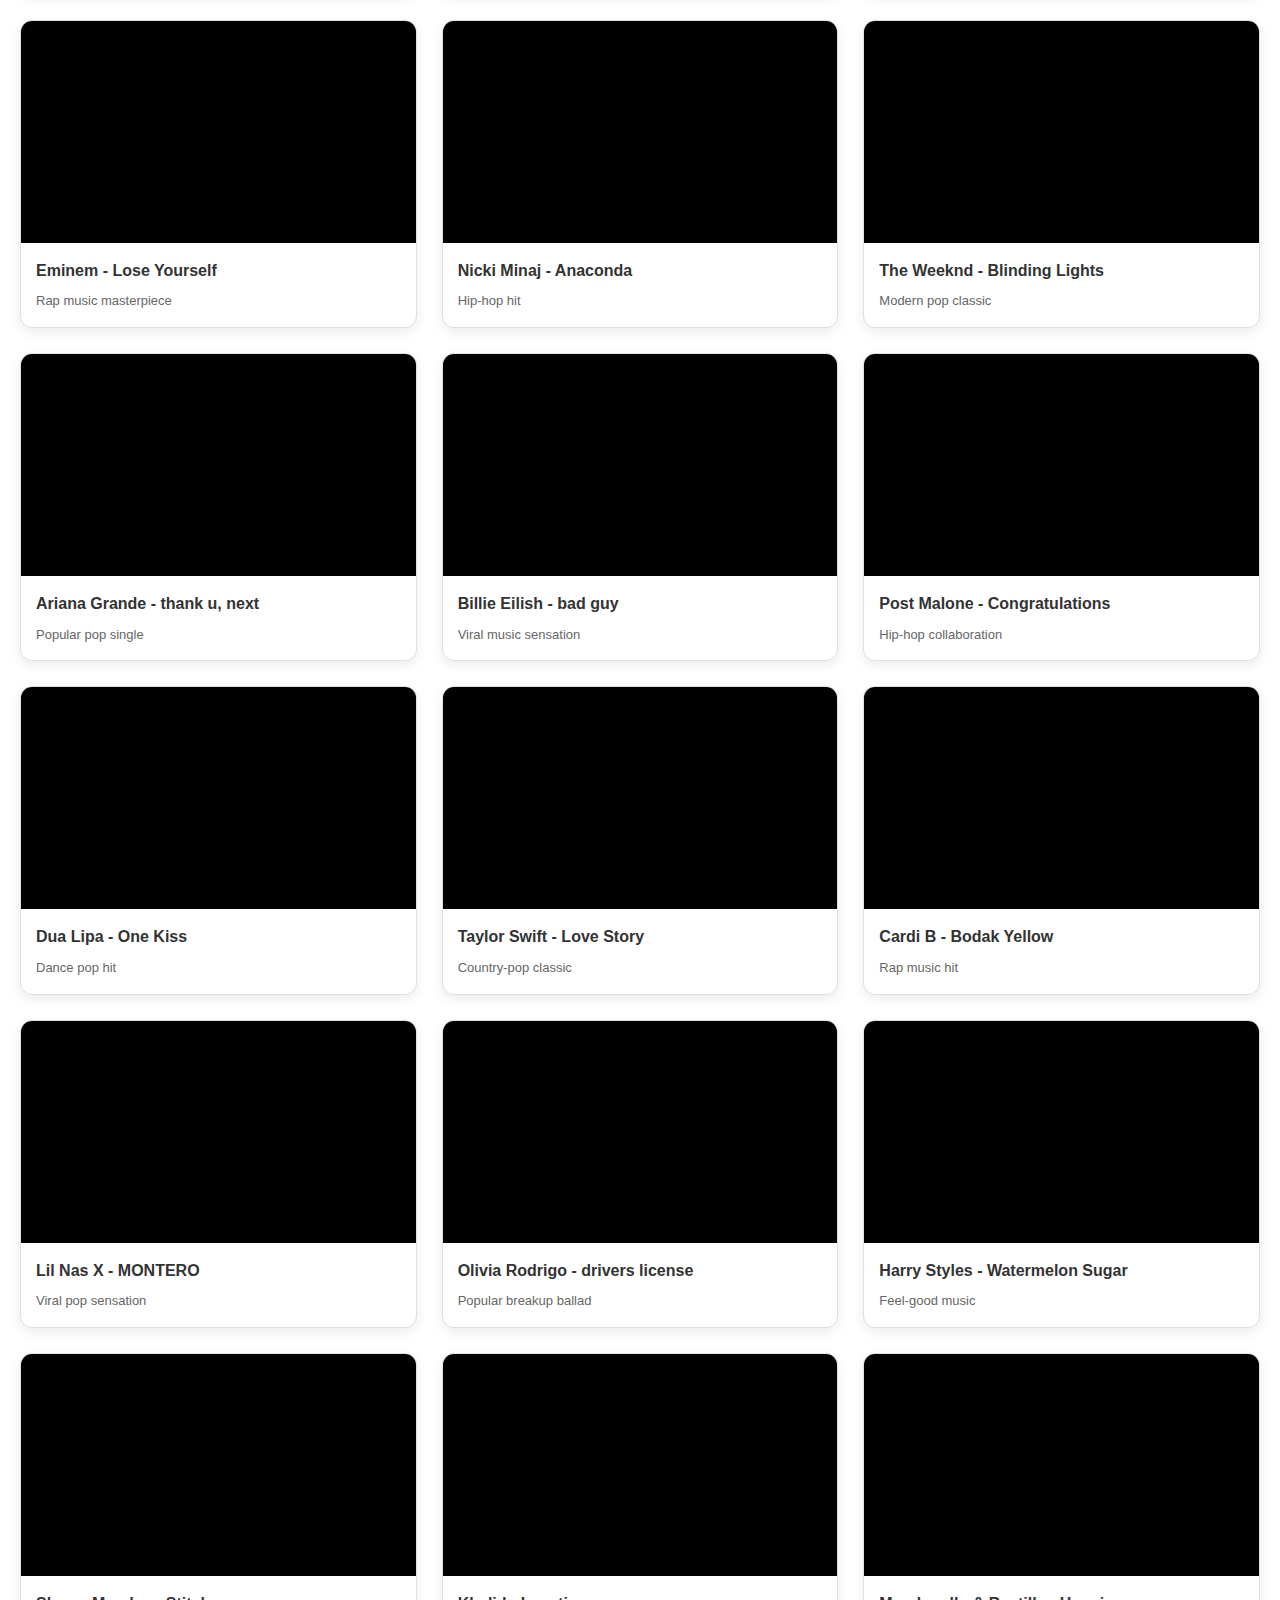
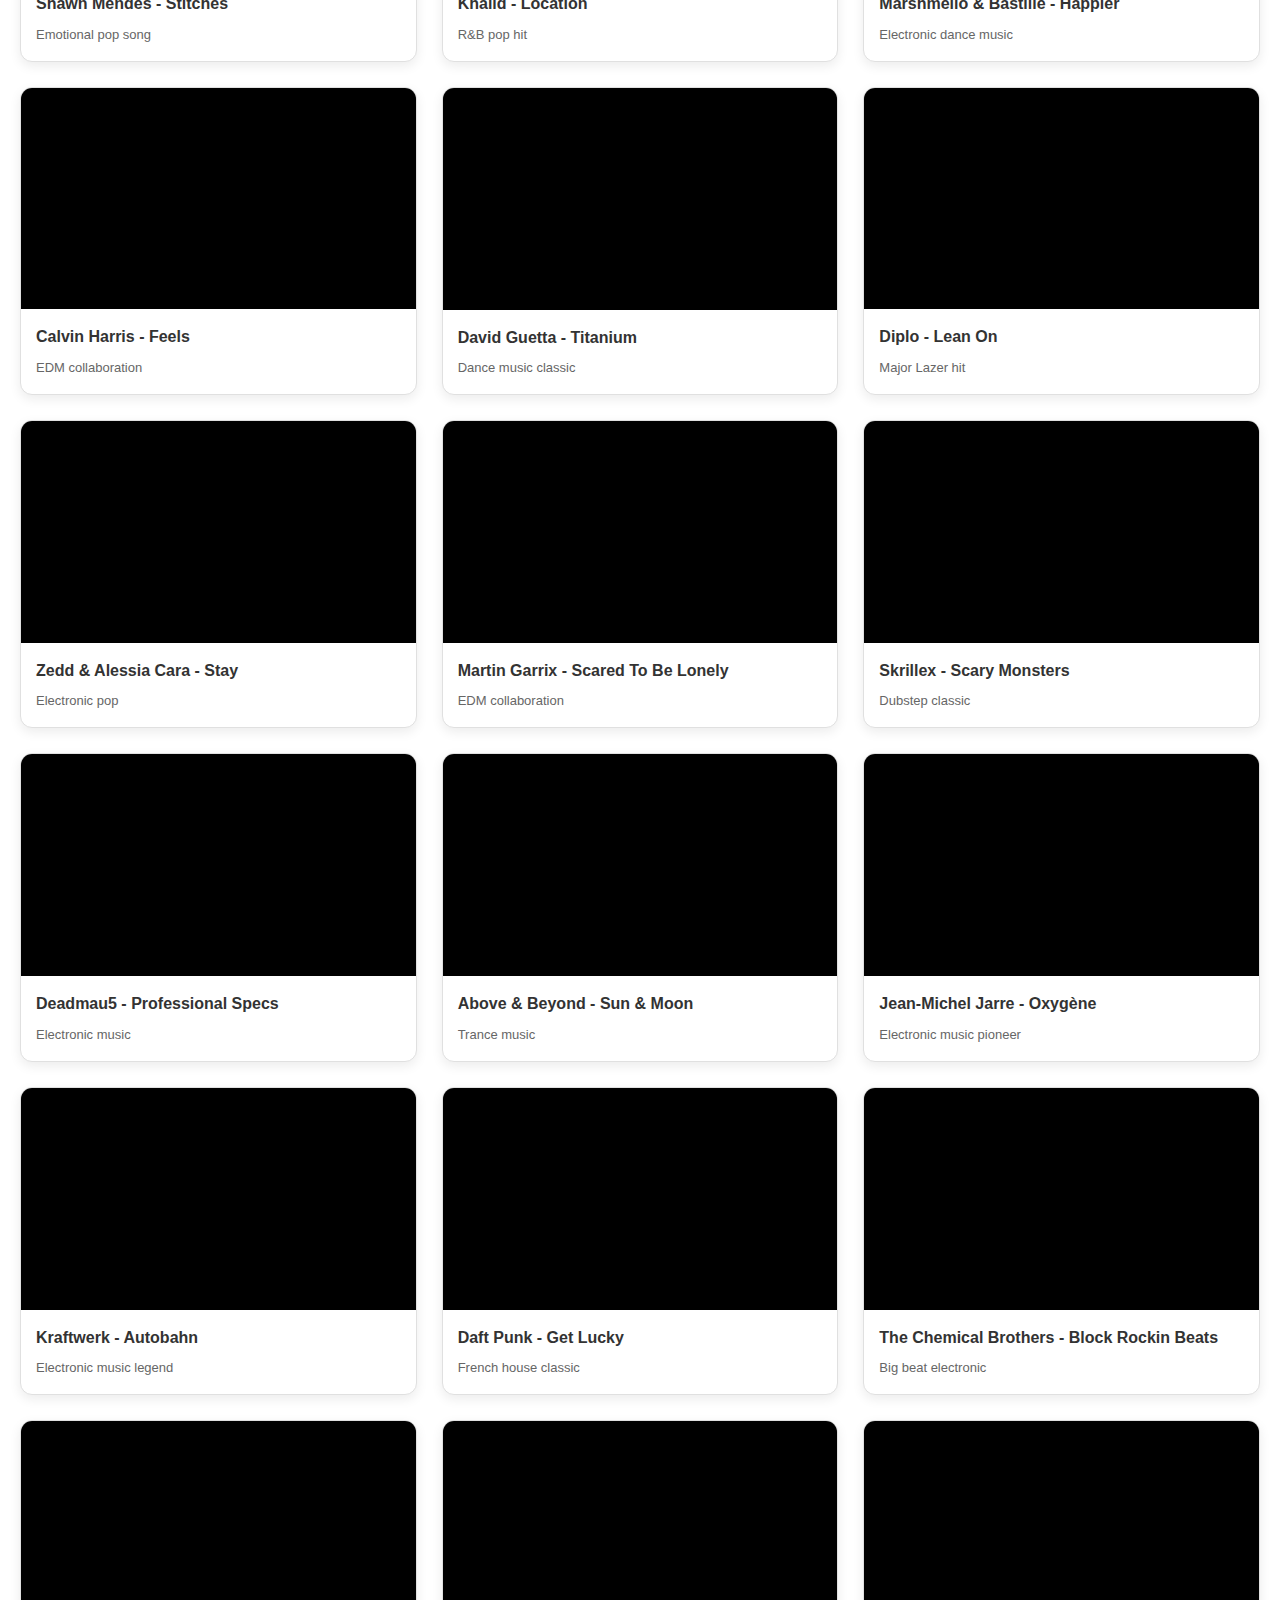
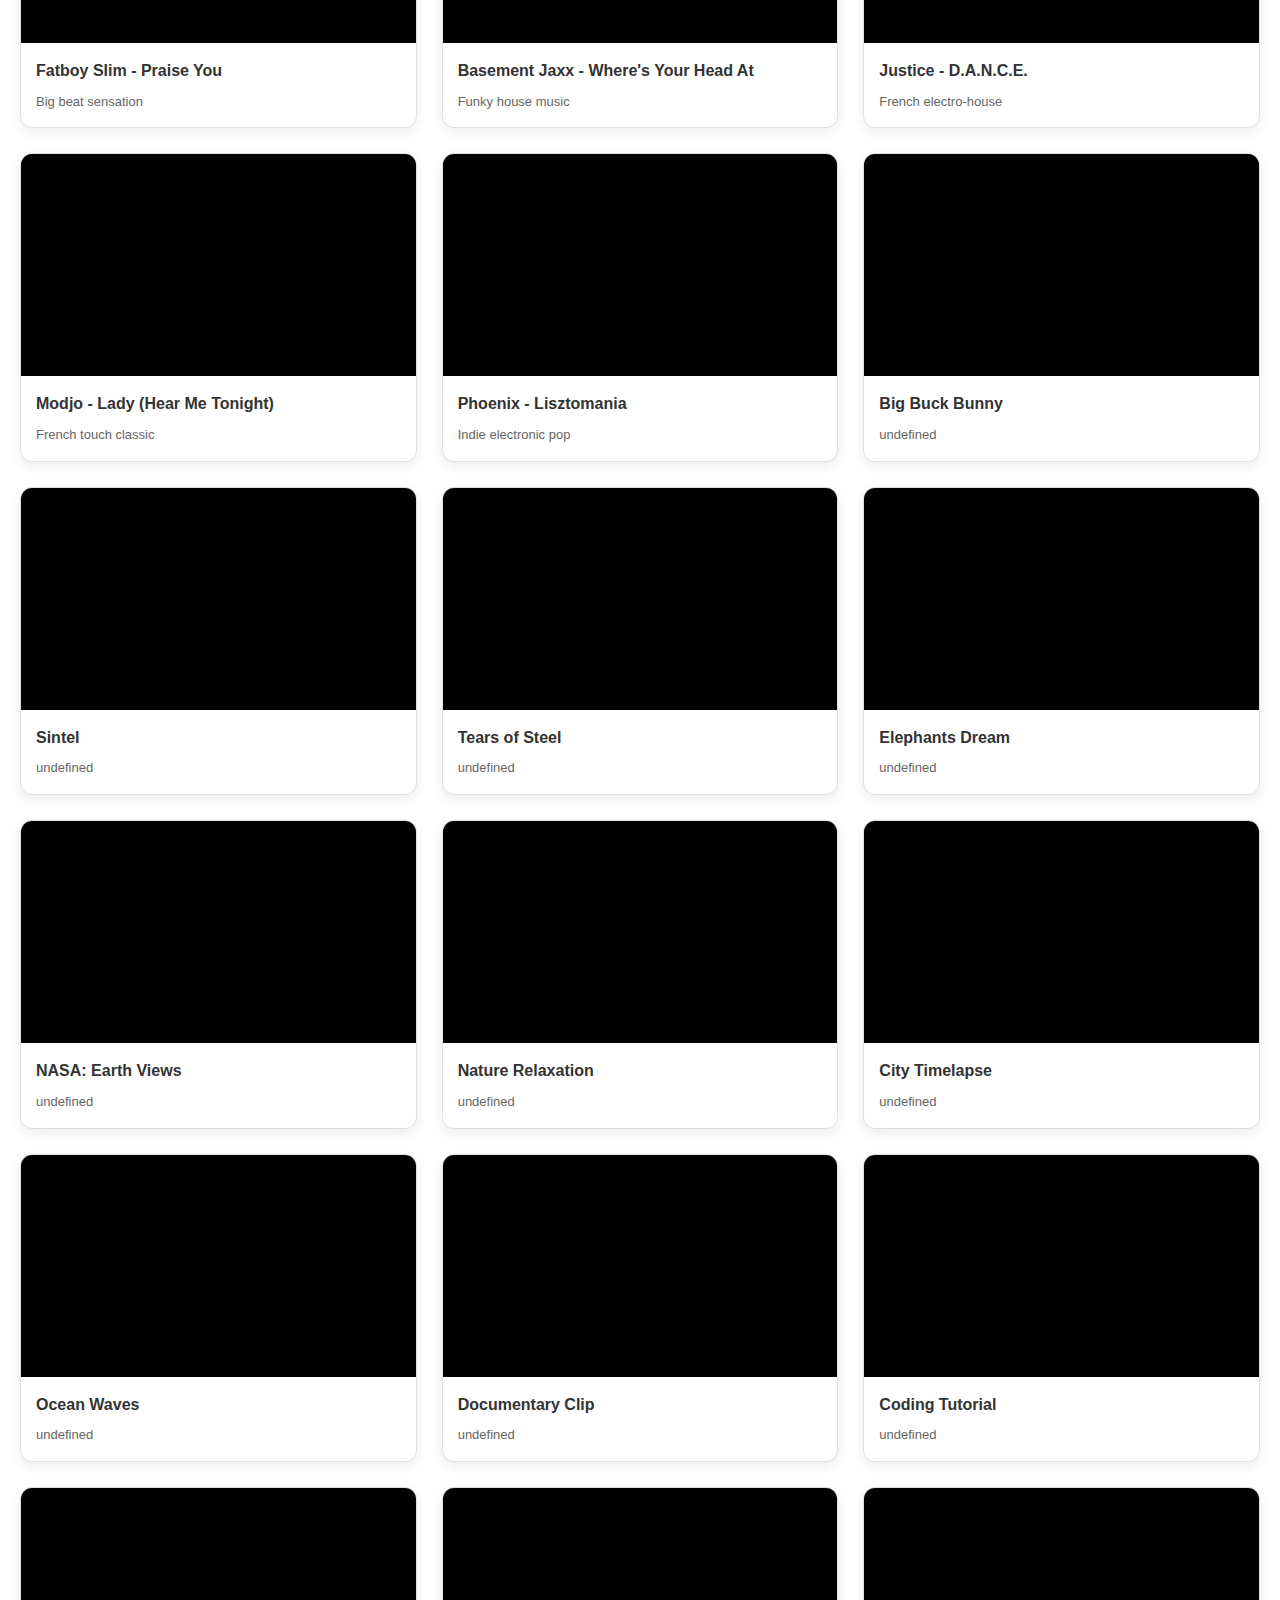
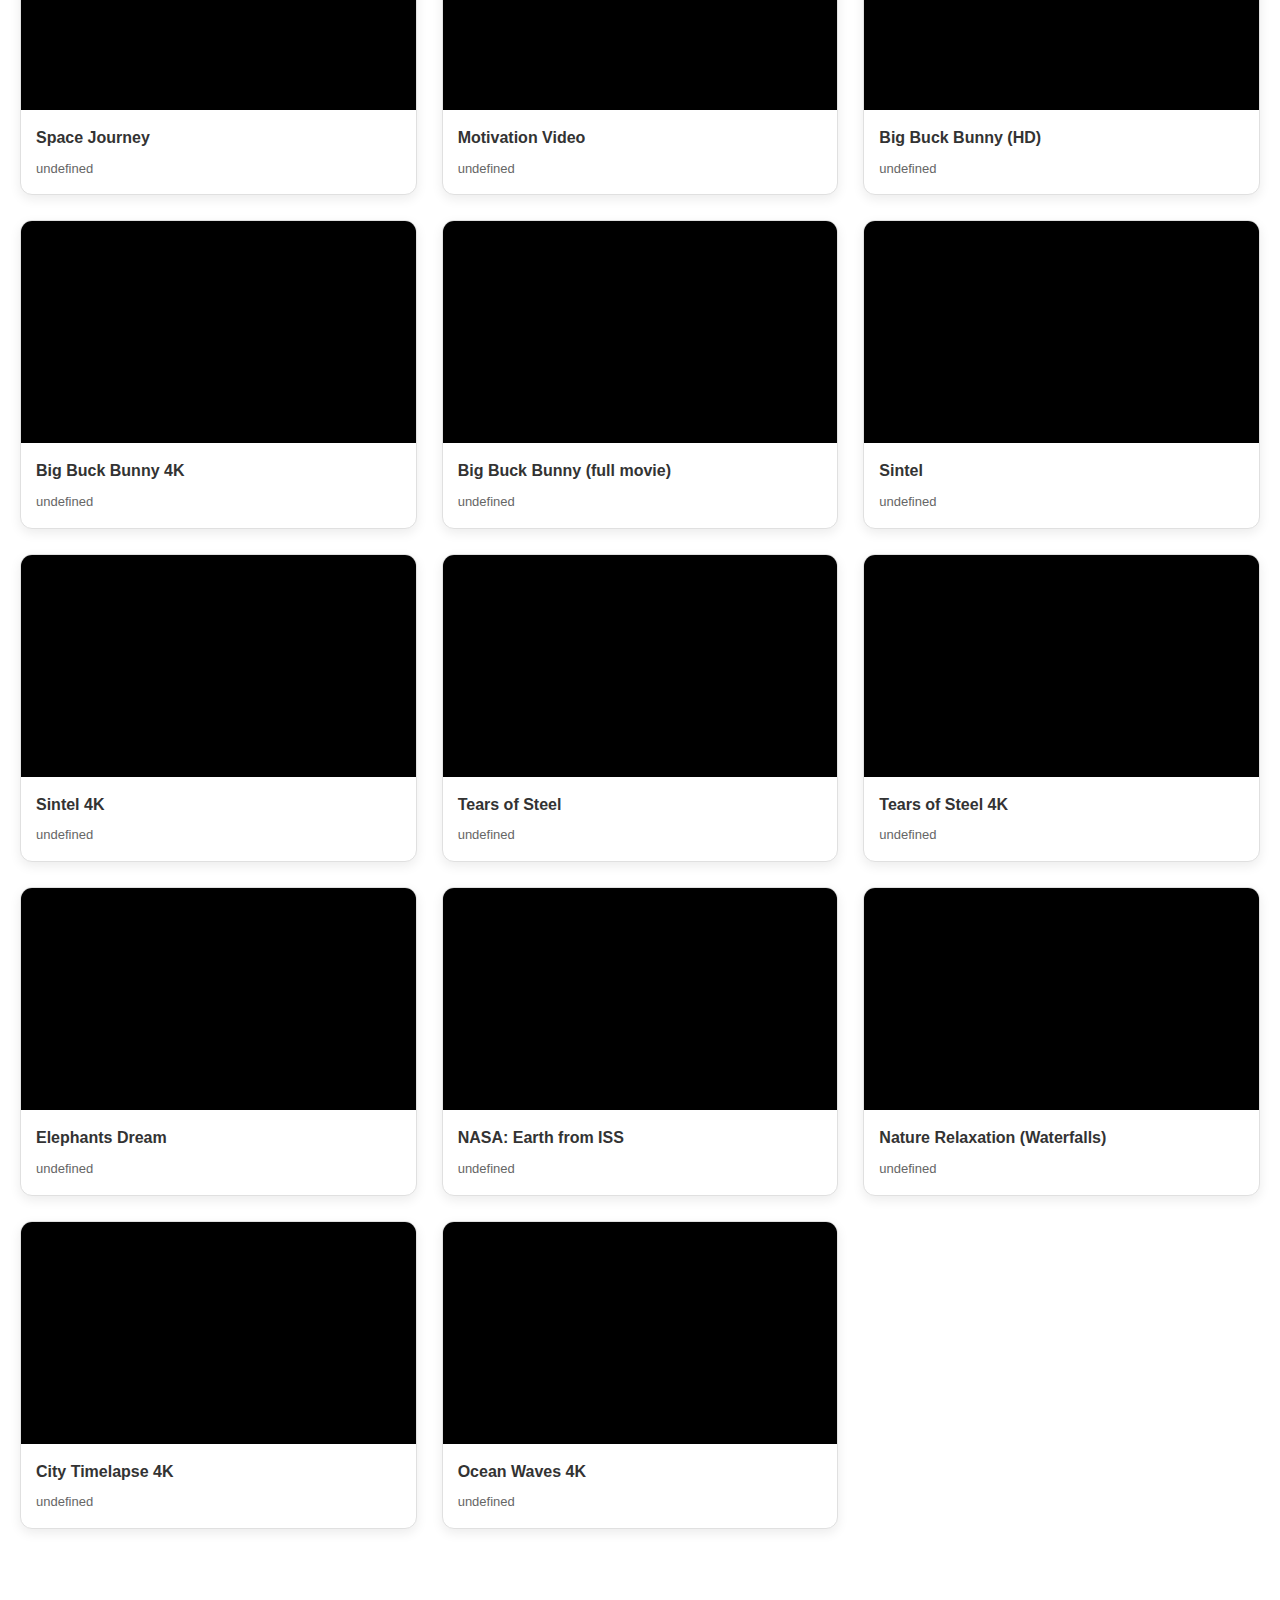
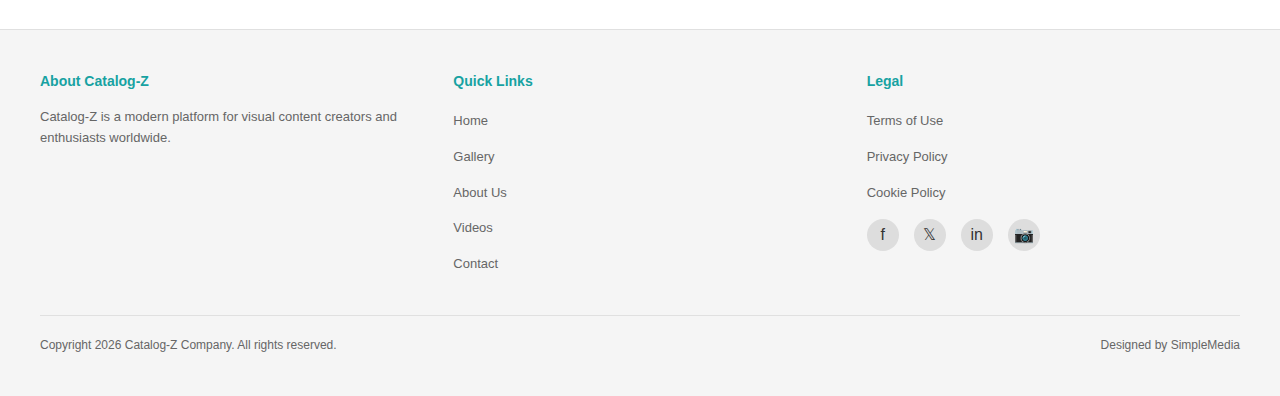
<file: videos.html>
videos.html
<!DOCTYPE html>
<html lang="en">

<head>
    <meta charset="UTF-8">
    <meta name="viewport" content="width=device-width, initial-scale=1.0">
    <title>Videos | Catalog-Z</title>
    <style>
        :root {
            --primary-color: #17a2a2;
            --text-dark: #333333;
            --text-light: #666666;
            --bg-light: #f5f5f5;
            --white: #ffffff;
            --border-color: #e0e0e0;
        }

        * {
            margin: 0;
            padding: 0;
            box-sizing: border-box;
        }

        html {
            scroll-behavior: smooth;
        }

        body {
            font-family: -apple-system, BlinkMacSystemFont, 'Segoe UI', Roboto, 'Helvetica Neue', Arial, sans-serif;
            color: var(--text-dark);
            background-color: var(--white);
            line-height: 1.6;
        }

        /* Header Navigation */
        header {
            background-color: var(--white);
            padding: 20px 40px;
            box-shadow: 0 2px 4px rgba(0, 0, 0, 0.05);
            display: flex;
            justify-content: space-between;
            align-items: center;
            position: sticky;
            top: 0;
            z-index: 100;
        }

        .logo {
            display: flex;
            align-items: center;
            gap: 10px;
            font-size: 20px;
            font-weight: 600;
            color: var(--primary-color);
        }

        .logo-icon {
            width: 30px;
            height: 30px;
            background: linear-gradient(135deg, var(--primary-color) 0%, #0f7f7f 100%);
            border-radius: 4px;
            display: flex;
            align-items: center;
            justify-content: center;
            color: white;
            font-weight: bold;
        }

        nav ul {
            display: flex;
            list-style: none;
            gap: 30px;
        }

        nav a {
            text-decoration: none;
            color: var(--text-dark);
            font-weight: 500;
            transition: color 0.3s ease;
        }

        nav a:hover {
            color: var(--primary-color);
        }

        nav a.active {
            color: var(--primary-color);
            border-bottom: 2px solid var(--primary-color);
            padding-bottom: 5px;
        }

        /* Hero Section */
        .hero {
            background: linear-gradient(rgba(0, 0, 0, 0.4), rgba(0, 0, 0, 0.4)),
                url('data:image/svg+xml,%3Csvg xmlns=%22http://www.w3.org/2000/svg%22 viewBox=%220 0 1200 400%22%3E%3Crect fill=%22%232d5a5a%22 width=%221200%22 height=%22400%22/%3E%3Cpath fill=%22%23408080%22 d=%22M0 200 Q 300 100 600 200 T 1200 200 L 1200 400 L 0 400 Z%22/%3E%3C/svg%3E');
            background-size: cover;
            background-position: center;
            padding: 80px 40px;
            text-align: center;
            color: white;
            min-height: 350px;
            display: flex;
            flex-direction: column;
            justify-content: center;
            align-items: center;
        }

        .hero h1 {
            font-size: 48px;
            margin-bottom: 20px;
            font-weight: 700;
        }

        .hero p {
            font-size: 18px;
            opacity: 0.95;
            max-width: 600px;
        }

        /* Main Content */
        .container {
            max-width: 1400px;
            margin: 0 auto;
            padding: 40px 20px;
        }

        .section-title {
            text-align: center;
            font-size: 32px;
            color: var(--primary-color);
            margin-bottom: 15px;
            font-weight: 700;
        }

        .section-subtitle {
            text-align: center;
            color: var(--text-light);
            margin-bottom: 40px;
            font-size: 16px;
        }

        /* Videos Grid */
        .videos-grid {
            display: grid;
            grid-template-columns: repeat(auto-fill, minmax(320px, 1fr));
            gap: 25px;
            margin-bottom: 60px;
        }

        .video-card {
            background: var(--white);
            border-radius: 12px;
            overflow: hidden;
            box-shadow: 0 4px 12px rgba(0, 0, 0, 0.08);
            transition: all 0.3s ease;
            border: 1px solid var(--border-color);
        }

        .video-card:hover {
            transform: translateY(-8px);
            box-shadow: 0 10px 30px rgba(0, 0, 0, 0.15);
        }

        .video-wrapper {
            position: relative;
            width: 100%;
            padding-bottom: 56.25%;
            background: #000;
            overflow: hidden;
        }

        .video-wrapper iframe {
            position: absolute;
            top: 0;
            left: 0;
            width: 100%;
            height: 100%;
            border: none;
        }

        .video-info {
            padding: 15px;
        }

        .video-info h3 {
            font-size: 16px;
            color: var(--text-dark);
            margin-bottom: 8px;
            font-weight: 600;
        }

        .video-info p {
            font-size: 13px;
            color: var(--text-light);
        }

        /* Footer */
        footer {
            background-color: var(--bg-light);
            padding: 40px;
            border-top: 1px solid var(--border-color);
        }

        .footer-content {
            max-width: 1200px;
            margin: 0 auto;
            display: grid;
            grid-template-columns: repeat(auto-fit, minmax(250px, 1fr));
            gap: 40px;
            margin-bottom: 30px;
        }

        .footer-section h3 {
            font-size: 14px;
            font-weight: 600;
            margin-bottom: 15px;
            color: var(--primary-color);
        }

        .footer-section ul {
            list-style: none;
        }

        .footer-section ul li {
            margin-bottom: 10px;
        }

        .footer-section a {
            color: var(--text-light);
            text-decoration: none;
            font-size: 13px;
            transition: color 0.3s ease;
        }

        .footer-section a:hover {
            color: var(--primary-color);
        }

        .social-links {
            display: flex;
            gap: 15px;
            margin-top: 15px;
        }

        .social-icon {
            width: 32px;
            height: 32px;
            border-radius: 50%;
            background-color: #ddd;
            display: flex;
            align-items: center;
            justify-content: center;
            cursor: pointer;
            transition: background-color 0.3s ease;
        }

        .social-icon:hover {
            background-color: var(--primary-color);
        }

        .footer-bottom {
            border-top: 1px solid var(--border-color);
            padding-top: 20px;
            display: flex;
            justify-content: space-between;
            align-items: center;
            font-size: 12px;
            color: var(--text-light);
        }

        /* Responsive */
        @media (max-width: 768px) {
            header {
                padding: 15px 20px;
                flex-direction: column;
                gap: 15px;
            }

            nav ul {
                gap: 15px;
                font-size: 14px;
            }

            .hero h1 {
                font-size: 32px;
            }

            .videos-grid {
                grid-template-columns: 1fr;
            }

            .footer-content {
                grid-template-columns: 1fr;
                gap: 20px;
            }

            .footer-bottom {
                flex-direction: column;
                gap: 10px;
                text-align: center;
            }
        }
    </style>
</head>

<body>
    <!-- Navigation Header -->
    <header>
        <div class="logo">
            <div class="logo-icon">📷</div>
            <span>Catalog-Z</span>
        </div>
        <nav>
            <ul>
                <li><a href="index.html">Home</a></li>
                <li><a href="index.html#videos">Gallery</a></li>
                <li><a href="about.html">About</a></li>
                <li><a href="videos.html" class="active">Videos</a></li>
                <li><a href="contact.html">Contact</a></li>
            </ul>
        </nav>
    </header>

    <!-- Hero Section -->
    <section class="hero">
        <h1>Catalog-Z Videos</h1>
        <p>Watch our extensive collection of 40+ professionally curated videos</p>
    </section>

    <!-- Main Content -->
    <div class="container">
        <h2 class="section-title">All Videos</h2>
        <p class="section-subtitle">Browse and play any video below. Click to watch in full screen.</p>

        <!-- Videos Grid -->
        <div class="videos-grid" id="videosGrid">
            <!-- Videos will be loaded by JavaScript -->
        </div>
    </div>

    <!-- Footer -->
    <footer>
        <div class="footer-content">
            <div class="footer-section">
                <h3>About Catalog-Z</h3>
                <p style="font-size: 13px; color: var(--text-light); line-height: 1.6;">
                    Catalog-Z is a modern platform for visual content creators and enthusiasts worldwide.
                </p>
            </div>

            <div class="footer-section">
                <h3>Quick Links</h3>
                <ul>
                    <li><a href="index.html">Home</a></li>
                    <li><a href="index.html#videos">Gallery</a></li>
                    <li><a href="about.html">About Us</a></li>
                    <li><a href="videos.html">Videos</a></li>
                    <li><a href="contact.html">Contact</a></li>
                </ul>
            </div>

            <div class="footer-section">
                <h3>Legal</h3>
                <ul>
                    <li><a href="#terms">Terms of Use</a></li>
                    <li><a href="#privacy">Privacy Policy</a></li>
                    <li><a href="#cookies">Cookie Policy</a></li>
                </ul>
                <div class="social-links">
                    <div class="social-icon">f</div>
                    <div class="social-icon">𝕏</div>
                    <div class="social-icon">in</div>
                    <div class="social-icon">📷</div>
                </div>
            </div>
        </div>

        <div class="footer-bottom">
            <span>Copyright 2026 Catalog-Z Company. All rights reserved.</span>
            <span>Designed by SimpleMedia</span>
        </div>
    </footer>

    <script>

        const videos = [
            {
                id: 'jNQXAC9IVRw',
                title: 'Me at the zoo',
                description: 'Iconic first YouTube video'
            },
            {
                id: 'https://www.youtube.com/watch?v=SlPhMPnQ58k',
                title: 'Never Gonna Give You Up',
                description: 'Popular music video'
            },
            {
                id: 'https://www.youtube.com/watch?v=9bZkp7q19f0',
                title: 'PSY - GANGNAM STYLE',
                description: 'Viral music sensation'
            },
            {
                id: 'kJQP7kiw9Fk',
                title: 'Luis Fonsi - Despacito',
                description: 'Most viewed YouTube video'
            },
            {
                id: 'ZbZSe6N_BXU',
                title: 'Ed Sheeran - Shape of You',
                description: 'Popular music hit'
            },
            {
                id: 'kffacxfA7g4',
                title: 'Justin Bieber - Baby',
                description: 'Pop music sensation'
            },
            {
                id: 'N3jgVn0sKLU',
                title: 'Taio Cruz - Dynamite',
                description: 'Dance music hit'
            },
            {
                id: 'uVccH5s_QUI',
                title: 'Maroon 5 - Moves Like Jagger',
                description: 'Catchy pop song'
            },
            {
                id: 'FG0fTJyVfXI',
                title: 'One Direction - Story of My Life',
                description: 'Boy band classic'
            },
            {
                id: '0DiUxoIY_Xk',
                title: 'Eminem - Lose Yourself',
                description: 'Rap music masterpiece'
            },
            {
                id: '61pRoG-mPLc',
                title: 'Nicki Minaj - Anaconda',
                description: 'Hip-hop hit'
            },
            {
                id: 'lXQEi6kn8AU',
                title: 'The Weeknd - Blinding Lights',
                description: 'Modern pop classic'
            },
            {
                id: 'e-IWRmpefzE',
                title: 'Ariana Grande - thank u, next',
                description: 'Popular pop single'
            },
            {
                id: 'CvBfHwUxHIg',
                title: 'Billie Eilish - bad guy',
                description: 'Viral music sensation'
            },
            {
                id: 'SlPhMPnQ58k',
                title: 'Post Malone - Congratulations',
                description: 'Hip-hop collaboration'
            },
            {
                id: 'V1bFr2SWP1I',
                title: 'Dua Lipa - One Kiss',
                description: 'Dance pop hit'
            },
            {
                id: 'qgaO2My8zfu',
                title: 'Taylor Swift - Love Story',
                description: 'Country-pop classic'
            },
            {
                id: '-e8sBl6CYQM',
                title: 'Cardi B - Bodak Yellow',
                description: 'Rap music hit'
            },
            {
                id: 'TEC-a89xo1E',
                title: 'Lil Nas X - MONTERO',
                description: 'Viral pop sensation'
            },
            {
                id: 'K0ibBPhbMNU',
                title: 'Olivia Rodrigo - drivers license',
                description: 'Popular breakup ballad'
            },
            {
                id: 'oOlDewpCfZQ',
                title: 'Harry Styles - Watermelon Sugar',
                description: 'Feel-good music'
            },
            {
                id: 'N6LxVQxYRiE',
                title: 'Shawn Mendes - Stitches',
                description: 'Emotional pop song'
            },
            {
                id: 'cHcnnLYQ44s',
                title: 'Khalid - Location',
                description: 'R&B pop hit'
            },
            {
                id: 'eJnQBk73Ot0',
                title: 'Marshmello & Bastille - Happier',
                description: 'Electronic dance music'
            },
            {
                id: 'Yw6u6YkTgQ0',
                title: 'Calvin Harris - Feels',
                description: 'EDM collaboration'
            },
            {
                id: 'LRtn3zmbtww',
                title: 'David Guetta - Titanium',
                description: 'Dance music classic'
            },
            {
                id: '5qm8PH7LSE8',
                title: 'Diplo - Lean On',
                description: 'Major Lazer hit'
            },
            {
                id: 'x47NYzF2FI8',
                title: 'Zedd & Alessia Cara - Stay',
                description: 'Electronic pop'
            },
            {
                id: 'k2qgadSvNyU',
                title: 'Martin Garrix - Scared To Be Lonely',
                description: 'EDM collaboration'
            },
            {
                id: 'T4-PR38N_bE',
                title: 'Skrillex - Scary Monsters',
                description: 'Dubstep classic'
            },
            {
                id: 'sKhlIKe0Zxc',
                title: 'Deadmau5 - Professional Specs',
                description: 'Electronic music'
            },
            {
                id: 'XbLQUvnQ0qE',
                title: 'Above & Beyond - Sun & Moon',
                description: 'Trance music'
            },
            {
                id: 'Y2VF8wmf9kE',
                title: 'Jean-Michel Jarre - Oxygène',
                description: 'Electronic music pioneer'
            },
            {
                id: '98W9QuqJHPU',
                title: 'Kraftwerk - Autobahn',
                description: 'Electronic music legend'
            },
            {
                id: 'hHW1oY26kxQ',
                title: 'Daft Punk - Get Lucky',
                description: 'French house classic'
            },
            {
                id: 'Sa8AIWD7Go0',
                title: 'The Chemical Brothers - Block Rockin Beats',
                description: 'Big beat electronic'
            },
            {
                id: 'X3bLQvuQ4DE',
                title: 'Fatboy Slim - Praise You',
                description: 'Big beat sensation'
            },
            {
                id: '1_xVtKqIukI',
                title: 'Basement Jaxx - Where\'s Your Head At',
                description: 'Funky house music'
            },
            {
                id: 'cOeKEy2KklQ',
                title: 'Justice - D.A.N.C.E.',
                description: 'French electro-house'
            },
            {
                id: 'QH2-Te64d5s',
                title: 'Modjo - Lady (Hear Me Tonight)',
                description: 'French touch classic'
            },
            {
                id: 'EAkqHfQc-dI',
                title: 'Phoenix - Lisztomania',
                description: 'Indie electronic pop'
            },
            { title: 'Big Buck Bunny', views: 'Open movie', id: 'YE7VzlLtp-4' },
            { title: 'Sintel', views: 'Blender Foundation', id: 'eRsGyueVLvQ' },
            { title: 'Tears of Steel', views: 'Sci‑fi short', id: 'R6MlUcmOul8' },
            { title: 'Elephants Dream', views: 'Open movie', id: 'eM-5wAUE7pM' },
            { title: 'NASA: Earth Views', views: 'ISS views of Earth', id: 'Dd7FixvoKBw' },
            { title: 'Nature Relaxation', views: '4K waterfall scenery', id: 'HM0WOg6Cq8E' },
            { title: 'City Timelapse', views: 'Urban skyline', id: 'QvZqf8pIPs0' },
            { title: 'Ocean Waves', views: 'Relaxing sea', id: 'H2vN2mmNf24' },
            { title: 'Documentary Clip', views: 'Educational short', id: 'w7ejDZ8SWv8' },
            { title: 'Coding Tutorial', views: 'Learn programming', id: 'rfscVS0vtbw' },
            { title: 'Space Journey', views: 'Universe visuals', id: '1w8Z0UOXVaY' },
            { title: 'Motivation Video', views: 'Inspiration speech', id: 'mgmVOuLgFB0' },

            { title: 'Big Buck Bunny (HD)', views: 'Blender open movie', id: 'YE7VzlLtp-4' },          // [web:14]
            { title: 'Big Buck Bunny 4K', views: '4K version', id: 'aqz-KE-bpKQ' },                    // [web:13]
            { title: 'Big Buck Bunny (full movie)', views: 'HD full short', id: 'Vpg9yizPP_g' },       // [web:26]

            { title: 'Sintel', views: 'Blender open movie', id: 'eRsGyueVLvQ' },                       // [web:21]
            { title: 'Sintel 4K', views: '4K version', id: '4nMQr_-twOE' },                            // alt 4K upload

            { title: 'Tears of Steel', views: 'Blender VFX short', id: 'R6MlUcmOul8' },                 // [web:19]
            { title: 'Tears of Steel 4K', views: '4K version', id: '41hv2tW5Lc4' },                    // [web:22]

            { title: 'Elephants Dream', views: 'First Blender open movie', id: 'eM-5wAUE7pM' },        // [web:25]

            { title: 'NASA: Earth from ISS', views: 'Beautiful Earth views', id: 'Dd7FixvoKBw' },      // [web:17]
            { title: 'Nature Relaxation (Waterfalls)', views: 'Relaxing nature video', id: 'HM0WOg6Cq8E' }, // typical relaxation channel

            { title: 'City Timelapse 4K', views: 'Urban skyline', id: 'QvZqf8pIPs0' },                  // common timelapse
            { title: 'Ocean Waves 4K', views: 'Relaxing sea', id: 'H2vN2mmNf24' }                       // ocean relaxation
        ];

        // Function to create video card
        function createVideoCard(video) {
            return `
                <div class="video-card">
                    <div class="video-wrapper">
                        <iframe
                            width="560"
                            height="315"
                            src="https://www.youtube.com/embed/${video.id}"
                            title="${video.title}"
                            allow="accelerometer; autoplay; clipboard-write; encrypted-media; gyroscope; picture-in-picture"
                            allowfullscreen>
                        </iframe>
                    </div>
                    <div class="video-info">
                        <h3>${video.title}</h3>
                        <p>${video.description}</p>
                    </div>
                </div>
            `;
        }

        // Load videos
        const videosGrid = document.getElementById('videosGrid');
        videos.forEach(video => {
            videosGrid.innerHTML += createVideoCard(video);
        });
    </script>
</body>

</html>
</file>
